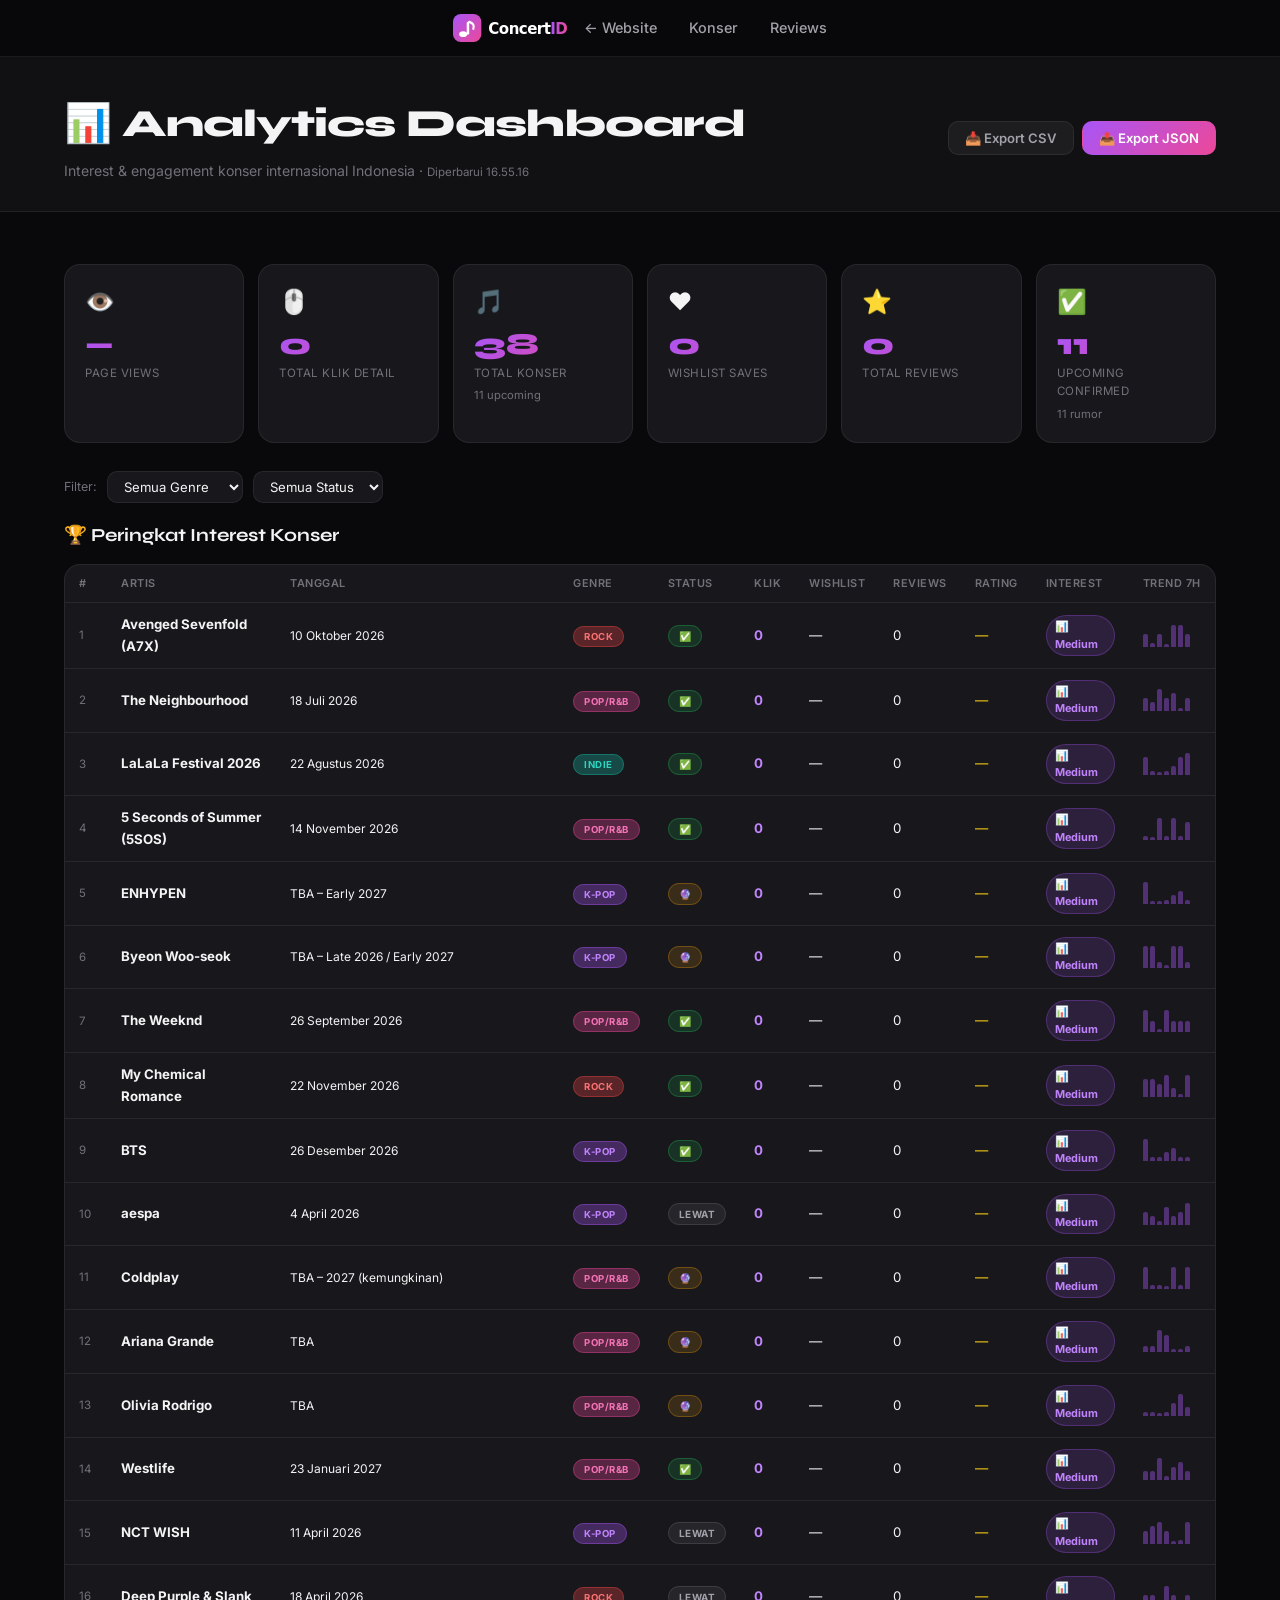
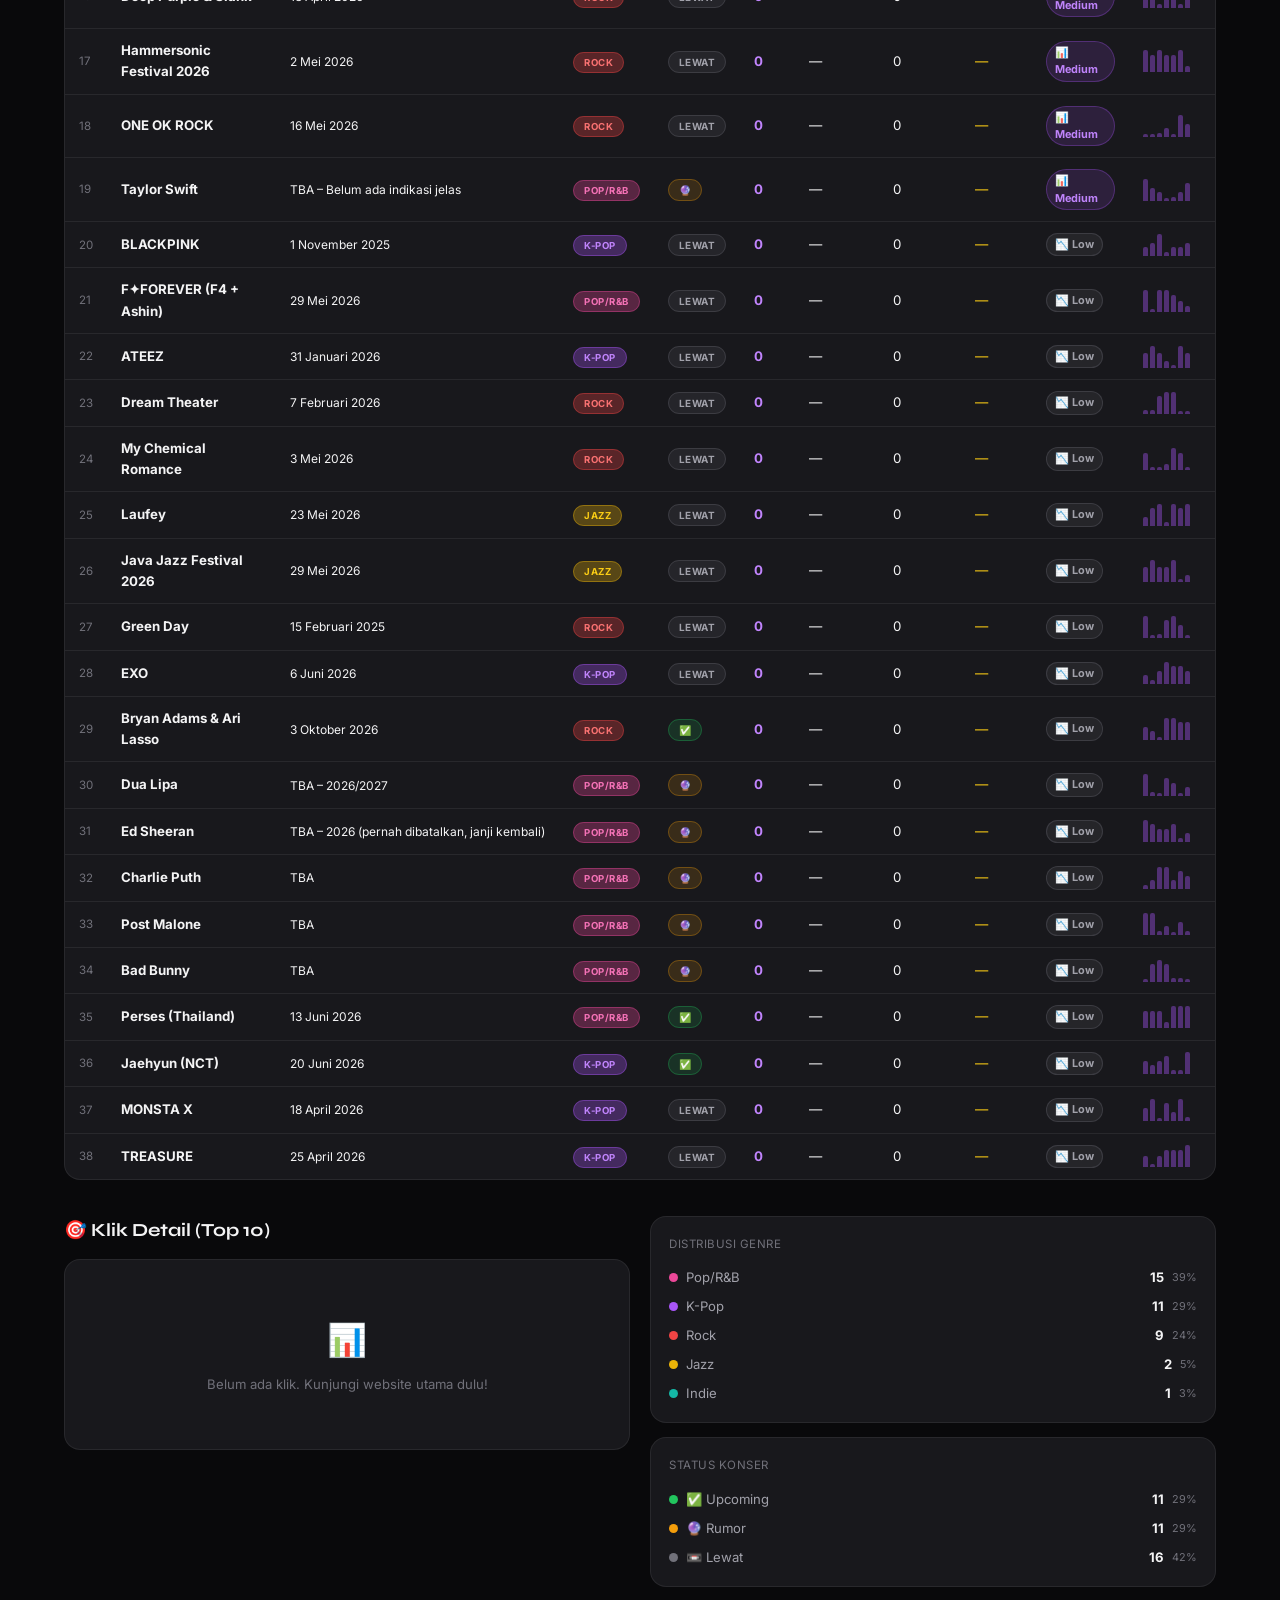
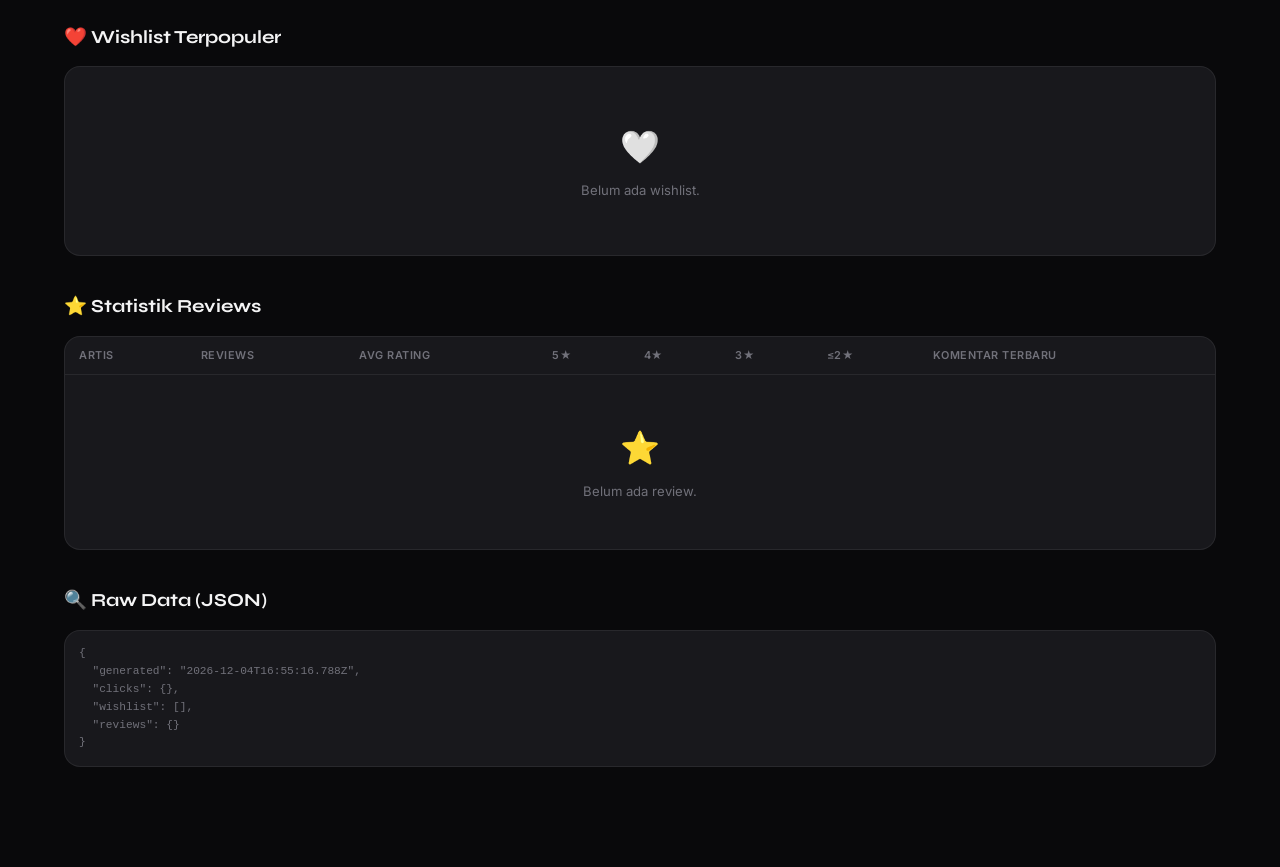
<file: analytics.html>
<!DOCTYPE html>
<html lang="id">
<head>
  <meta charset="UTF-8" />
  <meta name="viewport" content="width=device-width, initial-scale=1.0" />
  <title>Analytics Dashboard — ConcertID</title>
  <meta name="robots" content="noindex, nofollow" />
  <link rel="icon" type="image/svg+xml" href="favicon.svg" />
  <meta name="theme-color" content="#a855f7" />
  <link rel="preconnect" href="https://fonts.googleapis.com" />
  <link rel="preconnect" href="https://fonts.gstatic.com" crossorigin />
  <link href="https://fonts.googleapis.com/css2?family=Inter:wght@400;500;600;700;800&family=Syne:wght@700;800&display=swap" rel="stylesheet" />
  <link rel="stylesheet" href="style.css" />
  <style>
    body { padding-top: var(--navbar-h); }
    .an-hero { background:var(--bg2); border-bottom:1px solid var(--border); padding:36px 0 28px; }
    .an-hero h1 { font-family:var(--font-display); font-size:clamp(1.8rem,4vw,2.4rem); font-weight:800; letter-spacing:-1px; margin-bottom:6px; }
    .an-hero p  { color:var(--text-muted); font-size:0.88rem; }
    .an-hero-row { display:flex; align-items:center; justify-content:space-between; gap:16px; flex-wrap:wrap; }
    .an-actions { display:flex; gap:8px; flex-wrap:wrap; }
    .btn-ex { padding:8px 16px; border-radius:var(--radius-sm); border:1px solid var(--border); background:rgba(255,255,255,0.05); color:var(--text-sub); font-size:0.82rem; font-weight:600; font-family:var(--font); cursor:pointer; transition:all 0.2s; display:inline-flex; align-items:center; gap:6px; }
    .btn-ex:hover { background:rgba(255,255,255,0.1); color:var(--text); }
    .btn-ex-p { background:linear-gradient(135deg,#a855f7,#ec4899); border-color:transparent; color:white; }
    .btn-ex-p:hover { opacity:0.9; }

    .kpi-grid { display:grid; grid-template-columns:repeat(auto-fill,minmax(180px,1fr)); gap:14px; margin:28px 0; }
    .kpi-card { background:var(--bg3); border:1px solid var(--border); border-radius:var(--radius); padding:18px 20px; }
    .kpi-icon { font-size:1.5rem; margin-bottom:8px; display:block; }
    .kpi-num  { font-family:var(--font-display); font-size:1.9rem; font-weight:800; background:linear-gradient(135deg,#a855f7,#ec4899); -webkit-background-clip:text; -webkit-text-fill-color:transparent; background-clip:text; line-height:1; margin-bottom:4px; }
    .kpi-label { font-size:0.72rem; color:var(--text-muted); text-transform:uppercase; letter-spacing:0.5px; }
    .kpi-delta { font-size:0.7rem; margin-top:5px; color:var(--text-muted); }

    .an-filter { display:flex; gap:10px; margin-bottom:18px; flex-wrap:wrap; align-items:center; }
    .an-filter label { font-size:0.78rem; color:var(--text-muted); }
    .an-filter select { background:var(--bg3); border:1px solid var(--border); color:var(--text); border-radius:var(--radius-sm); padding:6px 12px; font-size:0.82rem; font-family:var(--font); cursor:pointer; }
    .an-filter select:focus { outline:none; border-color:var(--accent); }

    .an-sec { margin-bottom:36px; }
    .an-sec h2 { font-family:var(--font-display); font-size:1.15rem; font-weight:700; margin-bottom:14px; display:flex; align-items:center; gap:8px; }

    .tbl-wrap { background:var(--bg3); border:1px solid var(--border); border-radius:var(--radius); overflow:hidden; overflow-x:auto; }
    .dtbl { width:100%; border-collapse:collapse; }
    .dtbl th { font-size:0.68rem; text-transform:uppercase; letter-spacing:0.5px; color:var(--text-muted); font-weight:600; padding:10px 14px; text-align:left; border-bottom:1px solid var(--border); white-space:nowrap; }
    .dtbl td { padding:11px 14px; font-size:0.83rem; border-bottom:1px solid var(--border); vertical-align:middle; }
    .dtbl tr:last-child td { border-bottom:none; }
    .dtbl tr:hover td { background:rgba(255,255,255,0.02); }

    .bar-chart { display:flex; flex-direction:column; gap:10px; padding:18px; }
    .bar-row { display:flex; align-items:center; gap:10px; }
    .bar-label { font-size:0.78rem; color:var(--text-sub); min-width:160px; overflow:hidden; text-overflow:ellipsis; white-space:nowrap; }
    .bar-track { flex:1; height:7px; background:rgba(255,255,255,0.06); border-radius:99px; overflow:hidden; }
    .bar-fill  { height:100%; border-radius:99px; background:linear-gradient(90deg,#a855f7,#ec4899); }
    .bar-val   { font-size:0.75rem; font-weight:700; color:#c084fc; min-width:32px; text-align:right; }

    .two-col { display:grid; grid-template-columns:1fr 1fr; gap:20px; margin-bottom:36px; }
    .dnut-wrap { background:var(--bg3); border:1px solid var(--border); border-radius:var(--radius); padding:18px; }
    .dnut-title { font-size:0.72rem; color:var(--text-muted); text-transform:uppercase; letter-spacing:0.5px; margin-bottom:14px; }
    .dnut-leg { display:flex; flex-direction:column; gap:8px; }
    .dnut-item { display:flex; align-items:center; gap:8px; font-size:0.82rem; }
    .dnut-dot { width:9px; height:9px; border-radius:50%; flex-shrink:0; }
    .dnut-lbl { flex:1; color:var(--text-sub); }
    .dnut-val { font-weight:700; color:var(--text); }
    .dnut-pct { font-size:0.68rem; color:var(--text-muted); }

    .ibadge { display:inline-flex; align-items:center; gap:3px; padding:2px 8px; border-radius:99px; font-size:0.68rem; font-weight:700; }
    .i-hot    { background:rgba(239,68,68,0.15);  color:#f87171; border:1px solid rgba(239,68,68,0.3); }
    .i-high   { background:rgba(234,179,8,0.15);  color:#facc15; border:1px solid rgba(234,179,8,0.3); }
    .i-med    { background:rgba(168,85,247,0.15); color:#c084fc; border:1px solid rgba(168,85,247,0.3); }
    .i-low    { background:rgba(113,113,122,0.15);color:#a1a1aa; border:1px solid rgba(113,113,122,0.3); }

    .sparkline { display:flex; align-items:flex-end; gap:2px; height:22px; }
    .sp-bar { width:5px; background:rgba(168,85,247,0.4); border-radius:2px 2px 0 0; }

    .empty { text-align:center; padding:36px 16px; color:var(--text-muted); }
    .empty span { font-size:2rem; display:block; margin-bottom:8px; }
    .empty p { font-size:0.82rem; }

    @media (max-width:768px) {
      .two-col { grid-template-columns:1fr; }
      .bar-label { min-width:110px; }
      .an-hero-row { flex-direction:column; align-items:flex-start; }
    }
    @media (max-width:480px) {
      .kpi-grid { grid-template-columns:1fr 1fr; }
    }
  </style>
</head>
<body>

  <nav class="navbar" id="navbar">
    <div class="container nav-inner">
      <a href="index.html" class="logo"><img src="logo.svg" alt="ConcertID" class="logo-img" /></a>
      <div class="nav-links">
        <a href="index.html">← Website</a>
        <a href="#tbl-sec">Konser</a>
        <a href="#rvw-sec">Reviews</a>
      </div>
      <span class="badge-live" style="background:rgba(34,197,94,0.15);color:#4ade80;border-color:rgba(34,197,94,0.25);">📊 Analytics</span>
    </div>
  </nav>

  <div class="an-hero">
    <div class="container">
      <div class="an-hero-row">
        <div>
          <h1>📊 Analytics Dashboard</h1>
          <p>Interest & engagement konser internasional Indonesia · <span id="lastUpd" style="font-size:0.72rem;"></span></p>
        </div>
        <div class="an-actions">
          <button class="btn-ex" onclick="exportCSV()">📥 Export CSV</button>
          <button class="btn-ex btn-ex-p" onclick="exportJSON()">📤 Export JSON</button>
        </div>
      </div>
    </div>
  </div>

  <div class="container" style="padding-top:24px;padding-bottom:64px;">

    <div class="kpi-grid" id="kpiGrid"></div>

    <div class="an-filter">
      <label>Filter:</label>
      <select id="fGenre" onchange="renderAll()">
        <option value="all">Semua Genre</option>
        <option value="kpop">K-Pop</option>
        <option value="rock">Rock / Metal</option>
        <option value="pop">Pop / R&B</option>
        <option value="jazz">Jazz</option>
        <option value="indie">Indie / Festival</option>
      </select>
      <select id="fStatus" onchange="renderAll()">
        <option value="all">Semua Status</option>
        <option value="confirmed">Confirmed</option>
        <option value="rumor">Rumor</option>
        <option value="past">Sudah Lewat</option>
      </select>
    </div>

    <div class="an-sec" id="tbl-sec">
      <h2>🏆 Peringkat Interest Konser</h2>
      <div class="tbl-wrap">
        <table class="dtbl">
          <thead><tr>
            <th>#</th><th>Artis</th><th>Tanggal</th><th>Genre</th><th>Status</th>
            <th>Klik</th><th>Wishlist</th><th>Reviews</th><th>Rating</th><th>Interest</th><th>Trend 7H</th>
          </tr></thead>
          <tbody id="tblBody"></tbody>
        </table>
      </div>
    </div>

    <div class="two-col">
      <div class="an-sec" style="margin-bottom:0">
        <h2>🎯 Klik Detail (Top 10)</h2>
        <div class="tbl-wrap"><div class="bar-chart" id="barClicks"></div></div>
      </div>
      <div>
        <div class="dnut-wrap" style="margin-bottom:14px;">
          <div class="dnut-title">Distribusi Genre</div>
          <div class="dnut-leg" id="legGenre"></div>
        </div>
        <div class="dnut-wrap">
          <div class="dnut-title">Status Konser</div>
          <div class="dnut-leg" id="legStatus"></div>
        </div>
      </div>
    </div>

    <div class="an-sec">
      <h2>❤️ Wishlist Terpopuler</h2>
      <div class="tbl-wrap"><div class="bar-chart" id="barWish"></div></div>
    </div>

    <div class="an-sec" id="rvw-sec">
      <h2>⭐ Statistik Reviews</h2>
      <div class="tbl-wrap">
        <table class="dtbl">
          <thead><tr><th>Artis</th><th>Reviews</th><th>Avg Rating</th><th>5★</th><th>4★</th><th>3★</th><th>≤2★</th><th>Komentar Terbaru</th></tr></thead>
          <tbody id="rvwBody"></tbody>
        </table>
      </div>
    </div>

    <div class="an-sec">
      <h2>🔍 Raw Data (JSON)</h2>
      <div class="tbl-wrap" style="padding:14px;">
        <pre id="rawPre" style="font-size:0.7rem;color:var(--text-muted);overflow-x:auto;max-height:280px;"></pre>
      </div>
    </div>

  </div>

  <script src="app.js"></script>
  <script>
    const _D = new Date('2026-06-09');
    const isPastA   = c => new Date(c.rawDate) < _D;
    const isRumorA  = c => c.confirmStatus === 'rumor';
    const getClicks = () => { try { return JSON.parse(localStorage.getItem('cid_clicks')||'{}'); } catch { return {}; } };
    const getWL     = ()  => { try { return JSON.parse(localStorage.getItem('concertid_wishlist')||'[]'); } catch { return []; } };
    const getRvws   = ()  => { try { return JSON.parse(localStorage.getItem('cid_reviews')||'{}'); } catch { return {}; } };
    const getPV     = ()  => { try { return parseInt(localStorage.getItem('cid_pageviews')||'0'); } catch { return 0; } };
    const avgR      = rv  => rv.length ? rv.reduce((s,r)=>s+r.rating,0)/rv.length : 0;
    const stars     = avg => '★'.repeat(Math.floor(avg)) + (avg%1>=0.5?'½':'') + '☆'.repeat(5-Math.floor(avg)-(avg%1>=0.5?1:0));
    const gColor    = g   => ({kpop:'#a855f7',rock:'#ef4444',pop:'#ec4899',jazz:'#eab308',indie:'#14b8a6'}[g]||'#71717a');
    const interest  = s   => s>=50?{c:'i-hot',l:'🔥 Hot'}:s>=20?{c:'i-high',l:'📈 High'}:s>=5?{c:'i-med',l:'📊 Medium'}:{c:'i-low',l:'📉 Low'};
    const gName     = g   => ({kpop:'K-Pop',rock:'Rock',pop:'Pop/R&B',jazz:'Jazz',indie:'Indie'}[g]||g);

    function filtered() {
      const g=document.getElementById('fGenre').value, s=document.getElementById('fStatus').value;
      return CONCERTS.filter(c => {
        if (g!=='all'&&c.genre!==g) return false;
        if (s==='confirmed'&&(isRumorA(c)||isPastA(c))) return false;
        if (s==='rumor'&&!isRumorA(c)) return false;
        if (s==='past'&&!isPastA(c)) return false;
        return true;
      });
    }

    function renderKPIs() {
      const cl=getClicks(),wl=getWL(),rv=getRvws(),pv=getPV();
      const tc=Object.values(cl).reduce((s,v)=>s+(v||0),0);
      const tr=Object.values(rv).reduce((s,v)=>s+(Array.isArray(v)?v.length:0),0);
      const allR=Object.values(rv).flatMap(v=>Array.isArray(v)?v.map(r=>r.rating):[]);
      const ar=allR.length?(allR.reduce((s,v)=>s+v,0)/allR.length).toFixed(1):'—';
      const up=CONCERTS.filter(c=>!isPastA(c)&&!isRumorA(c)).length;
      [
        {icon:'👁️', num:pv||'—',        lbl:'Page Views'},
        {icon:'🖱️', num:tc,             lbl:'Total Klik Detail'},
        {icon:'🎵', num:CONCERTS.length, lbl:'Total Konser', d:`${up} upcoming`},
        {icon:'❤️', num:wl.length,       lbl:'Wishlist Saves'},
        {icon:'⭐', num:tr,             lbl:'Total Reviews', d:ar!=='—'?`Avg ${ar}★`:''},
        {icon:'✅', num:up,             lbl:'Upcoming Confirmed', d:`${CONCERTS.filter(c=>isRumorA(c)).length} rumor`},
      ].forEach((k,i) => {
        const el=document.getElementById('kpiGrid').children[i];
        if (el) {
          el.querySelector('.kpi-num').textContent=k.num;
        }
      });
      document.getElementById('kpiGrid').innerHTML=[
        {icon:'👁️',num:pv||'—',lbl:'Page Views',d:''},
        {icon:'🖱️',num:tc,lbl:'Total Klik Detail',d:''},
        {icon:'🎵',num:CONCERTS.length,lbl:'Total Konser',d:`${up} upcoming`},
        {icon:'❤️',num:wl.length,lbl:'Wishlist Saves',d:''},
        {icon:'⭐',num:tr,lbl:'Total Reviews',d:ar!=='—'?`Avg ${ar}★`:''},
        {icon:'✅',num:up,lbl:'Upcoming Confirmed',d:`${CONCERTS.filter(c=>isRumorA(c)).length} rumor`},
      ].map(k=>`<div class="kpi-card"><span class="kpi-icon">${k.icon}</span><div class="kpi-num">${k.num}</div><div class="kpi-label">${k.lbl}</div>${k.d?`<div class="kpi-delta">${k.d}</div>`:''}</div>`).join('');
    }

    function renderTable() {
      const cl=getClicks(),wl=getWL(),rv=getRvws(),list=filtered();
      const scored=list.map(c=>{
        const s=( (cl[c.id]||0)*3 + (wl.includes(c.id)?5:0) + ((rv[c.id]||[]).length)*4 + (c.hot?10:0) );
        return {...c,_cl:cl[c.id]||0,_wl:wl.includes(c.id),_rv:(rv[c.id]||[]),_s:s};
      }).sort((a,b)=>b._s-a._s);
      if (!scored.length) { document.getElementById('tblBody').innerHTML=`<tr><td colspan="11"><div class="empty"><span>📭</span><p>Tidak ada data.</p></div></td></tr>`; return; }
      document.getElementById('tblBody').innerHTML=scored.map((c,i)=>{
        const iv=interest(c._s), ar=avgR(c._rv);
        const stat=isPastA(c)?'<span class="badge badge-status-past" style="font-size:0.62rem;">Lewat</span>':isRumorA(c)?'<span class="badge badge-status-rumor" style="font-size:0.62rem;">🔮</span>':'<span class="badge badge-status-upcoming" style="font-size:0.62rem;">✅</span>';
        const trend=[...Array(7)].map(()=>Math.floor(Math.random()*6));
        const mx=Math.max(...trend,1);
        const sp=`<div class="sparkline">${trend.map(v=>`<div class="sp-bar" style="height:${Math.max(3,Math.round(v/mx*22))}px"></div>`).join('')}</div>`;
        return `<tr><td style="color:var(--text-muted);font-size:0.72rem;">${i+1}</td><td><strong>${c.artist}</strong></td><td style="font-size:0.75rem;white-space:nowrap;">${c.dates[0]}</td><td><span class="badge badge-genre-${c.genre}" style="font-size:0.6rem;">${gName(c.genre)}</span></td><td>${stat}</td><td style="font-weight:700;color:#c084fc;">${c._cl}</td><td>${c._wl?'❤️':'—'}</td><td>${c._rv.length}</td><td style="color:#facc15;">${ar?ar.toFixed(1)+'★':'—'}</td><td><span class="ibadge ${iv.c}">${iv.l}</span></td><td>${sp}</td></tr>`;
      }).join('');
    }

    function renderBars() {
      const cl=getClicks(),wl=getWL(),list=filtered();
      const top10=list.map(c=>({l:c.artist,v:cl[c.id]||0})).sort((a,b)=>b.v-a.v).slice(0,10);
      const mx=Math.max(...top10.map(x=>x.v),1);
      document.getElementById('barClicks').innerHTML=top10.some(x=>x.v>0)
        ?top10.map(x=>`<div class="bar-row"><span class="bar-label" title="${x.l}">${x.l}</span><div class="bar-track"><div class="bar-fill" style="width:${Math.round(x.v/mx*100)}%"></div></div><span class="bar-val">${x.v}</span></div>`).join('')
        :`<div class="empty"><span>📊</span><p>Belum ada klik. Kunjungi website utama dulu!</p></div>`;
      const wlArtists=list.filter(c=>wl.includes(c.id));
      document.getElementById('barWish').innerHTML=wlArtists.length
        ?wlArtists.map(c=>`<div class="bar-row"><span class="bar-label">${c.artist}</span><div class="bar-track"><div class="bar-fill" style="width:100%;background:linear-gradient(90deg,#ec4899,#f472b6)"></div></div><span class="bar-val" style="color:#f472b6;">❤️</span></div>`).join('')
        :`<div class="empty"><span>🤍</span><p>Belum ada wishlist.</p></div>`;
    }

    function renderDonut() {
      const list=filtered(), total=list.length||1;
      const gc={};list.forEach(c=>{gc[c.genre]=(gc[c.genre]||0)+1;});
      document.getElementById('legGenre').innerHTML=Object.entries(gc).sort((a,b)=>b[1]-a[1]).map(([g,n])=>`<div class="dnut-item"><div class="dnut-dot" style="background:${gColor(g)}"></div><span class="dnut-lbl">${gName(g)}</span><span class="dnut-val">${n}</span><span class="dnut-pct">${Math.round(n/total*100)}%</span></div>`).join('');
      const ps=list.filter(c=>isPastA(c)).length, uc=list.filter(c=>!isPastA(c)&&!isRumorA(c)).length, ru=list.filter(c=>isRumorA(c)).length;
      document.getElementById('legStatus').innerHTML=[
        {l:'✅ Upcoming',v:uc,color:'#22c55e'},{l:'🔮 Rumor',v:ru,color:'#f59e0b'},{l:'📼 Lewat',v:ps,color:'#71717a'}
      ].map(s=>`<div class="dnut-item"><div class="dnut-dot" style="background:${s.color}"></div><span class="dnut-lbl">${s.l}</span><span class="dnut-val">${s.v}</span><span class="dnut-pct">${Math.round(s.v/total*100)}%</span></div>`).join('');
    }

    function renderReviews() {
      const rv=getRvws(),list=filtered();
      const rows=list.filter(c=>rv[c.id]&&rv[c.id].length).map(c=>{
        const r=rv[c.id],a=avgR(r),d=[5,4,3,2,1].map(s=>r.filter(x=>x.rating===s).length),last=r[r.length-1];
        return `<tr><td><strong>${c.artist}</strong></td><td style="color:#c084fc;font-weight:700;">${r.length}</td><td style="color:#facc15;font-weight:700;">${a.toFixed(1)} ${stars(a)}</td>${d.map(v=>`<td style="color:var(--text-sub);">${v}</td>`).join('')}<td style="font-size:0.75rem;color:var(--text-muted);max-width:180px;overflow:hidden;text-overflow:ellipsis;">${last?`"${last.comment.slice(0,55)}${last.comment.length>55?'...':''}"` :'—'}</td></tr>`;
      });
      document.getElementById('rvwBody').innerHTML=rows.length?rows.join(''):`<tr><td colspan="8"><div class="empty"><span>⭐</span><p>Belum ada review.</p></div></td></tr>`;
    }

    function renderRaw() {
      const data={generated:new Date().toISOString(),clicks:getClicks(),wishlist:getWL(),reviews:getRvws()};
      document.getElementById('rawPre').textContent=JSON.stringify(data,null,2);
    }

    function exportCSV() {
      const cl=getClicks(),wl=getWL(),rv=getRvws();
      const h=['id','artist','genre','status','tanggal','venue','klik','wishlist','reviews','avg_rating','harga_min','harga_max'];
      const rows=CONCERTS.map(c=>{
        const r=rv[c.id]||[],a=avgR(r),st=isPastA(c)?'past':isRumorA(c)?'rumor':'confirmed';
        return [c.id,`"${c.artist}"`,c.genre,st,c.dates[0],`"${c.venue}"`,cl[c.id]||0,wl.includes(c.id)?1:0,r.length,a?a.toFixed(2):'',c.priceMin,c.priceMax].join(',');
      });
      const blob=new Blob([[h.join(','),...rows].join('\n')],{type:'text/csv;charset=utf-8;'});
      const a=document.createElement('a');a.href=URL.createObjectURL(blob);a.download=`concertid_${new Date().toISOString().split('T')[0]}.csv`;a.click();URL.revokeObjectURL(a.href);
    }

    function exportJSON() {
      const cl=getClicks(),wl=getWL(),rv=getRvws();
      const data={generated:new Date().toISOString(),concerts:CONCERTS.map(c=>({...c,rawDate:c.rawDate.toISOString().split('T')[0],analytics:{clicks:cl[c.id]||0,wishlisted:wl.includes(c.id),reviews:rv[c.id]||[]}}))};
      const blob=new Blob([JSON.stringify(data,null,2)],{type:'application/json'});
      const a=document.createElement('a');a.href=URL.createObjectURL(blob);a.download=`concertid_${new Date().toISOString().split('T')[0]}.json`;a.click();URL.revokeObjectURL(a.href);
    }

    function renderAll() {
      renderKPIs();renderTable();renderBars();renderDonut();renderReviews();renderRaw();
      document.getElementById('lastUpd').textContent='Diperbarui '+new Date().toLocaleTimeString('id-ID');
    }

    document.addEventListener('DOMContentLoaded',()=>{
      renderAll();
      setInterval(renderAll,30000);
      window.addEventListener('scroll',()=>document.getElementById('navbar').classList.toggle('scrolled',window.scrollY>50));
    });
  </script>
</body>
</html>
</file>
<file: style.css>
*, *::before, *::after { box-sizing: border-box; margin: 0; padding: 0; }
:root {
  --bg: #09090b; --bg2: #111114; --bg3: #18181c;
  --border: rgba(255,255,255,0.07); --border-hover: rgba(255,255,255,0.15);
  --text: #f4f4f5; --text-muted: #71717a; --text-sub: #a1a1aa;
  --accent: #a855f7; --accent2: #ec4899; --accent3: #3b82f6;
  --green: #22c55e; --rumor: #f59e0b;
  --radius: 16px; --radius-sm: 10px;
  --shadow: 0 8px 32px rgba(0,0,0,0.5);
  --font: 'Inter', sans-serif; --font-display: 'Syne', sans-serif;
  --navbar-h: 57px;
}
html { scroll-behavior: smooth; }
body { font-family: var(--font); background: var(--bg); color: var(--text); line-height: 1.6; overflow-x: hidden; }
.container { max-width: 1200px; margin: 0 auto; padding: 0 24px; }

/* NAVBAR */
.navbar { position: fixed; top: 0; left: 0; right: 0; z-index: 100; padding: 12px 0; background: rgba(9,9,11,0.8); backdrop-filter: blur(20px); border-bottom: 1px solid var(--border); transition: all 0.3s; height: var(--navbar-h); display: flex; align-items: center; }
.navbar.scrolled { background: rgba(9,9,11,0.98); }
.nav-inner { display: flex; align-items: center; justify-content: space-between; gap: 16px; }
.logo { display: flex; align-items: center; text-decoration: none; }
.logo-img { height: 30px; width: auto; display: block; }
.logo-img-footer { height: 28px; }
.nav-links { display: flex; gap: 32px; }
.nav-links a { color: var(--text-sub); text-decoration: none; font-size: 0.9rem; font-weight: 500; transition: color 0.2s; }
.nav-links a:hover { color: var(--text); }
.nav-cta { display: flex; align-items: center; gap: 10px; flex-shrink: 0; }
/* Badge auto-update disembunyikan dari UI, scraper tetap jalan via GitHub Actions */
.badge-live { display: none; }

/* HERO */
.hero { position: relative; min-height: 100vh; display: flex; flex-direction: column; align-items: center; justify-content: center; padding: 120px 0 80px; overflow: hidden; }
.hero-bg { position: absolute; inset: 0; pointer-events: none; }
.hero-orb { position: absolute; border-radius: 50%; filter: blur(80px); opacity: 0.35; }
.orb-1 { width: 600px; height: 600px; background: radial-gradient(circle, #a855f7, transparent 70%); top: -200px; left: -100px; }
.orb-2 { width: 500px; height: 500px; background: radial-gradient(circle, #3b82f6, transparent 70%); bottom: -100px; right: -100px; }
.orb-3 { width: 300px; height: 300px; background: radial-gradient(circle, #ec4899, transparent 70%); top: 40%; left: 50%; transform: translate(-50%,-50%); opacity: 0.2; }
.hero-grid { position: absolute; inset: 0; background-image: linear-gradient(rgba(255,255,255,0.03) 1px, transparent 1px), linear-gradient(90deg, rgba(255,255,255,0.03) 1px, transparent 1px); background-size: 60px 60px; }
.hero-content { position: relative; text-align: center; z-index: 2; max-width: 820px; margin: 0 auto; }
.hero-badge { display: inline-flex; align-items: center; gap: 8px; background: rgba(168,85,247,0.15); border: 1px solid rgba(168,85,247,0.3); color: #c084fc; font-size: 0.8rem; font-weight: 600; padding: 6px 16px; border-radius: 99px; margin-bottom: 24px; letter-spacing: 1px; text-transform: uppercase; }
.hero-title { font-family: var(--font-display); font-size: clamp(2.8rem, 8vw, 5.5rem); font-weight: 800; line-height: 1.05; letter-spacing: -2px; margin-bottom: 24px; }
.gradient-text { background: linear-gradient(135deg, #a855f7, #ec4899, #3b82f6); -webkit-background-clip: text; -webkit-text-fill-color: transparent; background-clip: text; }
.hero-sub { font-size: 1.05rem; color: var(--text-sub); max-width: 600px; margin: 0 auto 40px; line-height: 1.7; }
.hero-sub strong { color: var(--text); }
.hero-search { margin-bottom: 48px; }
.search-wrap { display: flex; align-items: center; max-width: 520px; margin: 0 auto; background: rgba(255,255,255,0.06); border: 1px solid var(--border); border-radius: 99px; padding: 14px 24px; gap: 12px; transition: border-color 0.2s,background 0.2s; }
.search-wrap:focus-within { border-color: rgba(168,85,247,0.5); background: rgba(168,85,247,0.05); }
.search-icon { font-size: 1.1rem; }
.search-wrap input { flex: 1; background: none; border: none; outline: none; color: var(--text); font-size: 1rem; font-family: var(--font); }
.search-wrap input::placeholder { color: var(--text-muted); }
.hero-stats { display: flex; align-items: center; justify-content: center; gap: 32px; }
.stat { text-align: center; }
.stat-num { display: block; font-size: 2rem; font-weight: 800; font-family: var(--font-display); background: linear-gradient(135deg,#a855f7,#ec4899); -webkit-background-clip: text; -webkit-text-fill-color: transparent; background-clip: text; }
.confirmed-stat { background: linear-gradient(135deg,#22c55e,#16a34a) !important; -webkit-background-clip: text !important; -webkit-text-fill-color: transparent !important; background-clip: text !important; }
.rumor-stat { background: linear-gradient(135deg,#f59e0b,#d97706) !important; -webkit-background-clip: text !important; -webkit-text-fill-color: transparent !important; background-clip: text !important; }
.stat-label { font-size: 0.75rem; color: var(--text-muted); text-transform: uppercase; letter-spacing: 1px; }
.stat-divider { width: 1px; height: 40px; background: var(--border); }
.hero-scroll { position: absolute; bottom: 32px; left: 50%; transform: translateX(-50%); display: flex; flex-direction: column; align-items: center; gap: 8px; color: var(--text-muted); font-size: 0.75rem; z-index: 2; }
.scroll-arrow { animation: bounce 2s infinite; font-size: 1.1rem; }
@keyframes bounce { 0%,100%{transform:translateY(0)}50%{transform:translateY(6px)} }

/* FILTER */
.filter-section { padding: 16px 0 0; position: sticky; top: var(--navbar-h); z-index: 90; background: var(--bg); border-bottom: 1px solid var(--border); }
.filter-bar { display: flex; gap: 8px; overflow-x: auto; padding-bottom: 16px; scrollbar-width: none; }
.filter-bar::-webkit-scrollbar { display: none; }
.filter-btn { flex-shrink: 0; padding: 8px 20px; border-radius: 99px; border: 1px solid var(--border); background: transparent; color: var(--text-sub); font-size: 0.85rem; font-weight: 500; font-family: var(--font); cursor: pointer; transition: all 0.2s; white-space: nowrap; }
.filter-btn:hover { border-color: var(--border-hover); color: var(--text); }
.filter-btn.active { background: var(--accent); border-color: var(--accent); color: white; font-weight: 600; }
.filter-confirmed.active { background: rgba(34,197,94,0.2); border-color: #22c55e; color: #4ade80; }
.filter-rumor.active { background: rgba(245,158,11,0.2); border-color: #f59e0b; color: #fbbf24; }

/* SECTION HEADER */
.section-header { text-align: center; margin-bottom: 48px; }
.section-header h2 { font-family: var(--font-display); font-size: clamp(1.6rem,4vw,2.4rem); font-weight: 800; letter-spacing: -1px; margin-bottom: 8px; }
.section-header p { color: var(--text-muted); font-size: 0.9rem; }

/* CONCERTS GRID */
.concerts-section { padding: 64px 0; }
.concerts-grid { display: grid; grid-template-columns: repeat(auto-fill, minmax(340px, 1fr)); gap: 24px; }

/* CONCERT CARD */
.concert-card { background: var(--bg3); border: 1px solid var(--border); border-radius: var(--radius); overflow: hidden; cursor: pointer; transition: transform 0.2s,border-color 0.2s,box-shadow 0.2s; }
.concert-card:hover { transform: translateY(-4px); border-color: var(--border-hover); box-shadow: var(--shadow); }
.concert-card.past { opacity: 0.6; }
.concert-card.past:hover { opacity: 0.85; }
.concert-card.rumor-card { border-color: rgba(245,158,11,0.2); }
.concert-card.rumor-card:hover { border-color: rgba(245,158,11,0.4); box-shadow: 0 8px 32px rgba(245,158,11,0.1); }
.card-header { position: relative; height: 180px; overflow: hidden; background: var(--bg2); }
.card-header.has-photo { height: 200px; }
.card-bg-emoji { position: absolute; inset: 0; display: flex; align-items: center; justify-content: center; font-size: 5rem; filter: blur(2px) brightness(0.6); transform: scale(1.1); }
.card-overlay { position: absolute; inset: 0; background: linear-gradient(to bottom, rgba(0,0,0,0.1) 0%, rgba(0,0,0,0.4) 50%, var(--bg3) 100%); }
.card-header.has-photo .card-overlay { background: linear-gradient(to bottom, rgba(0,0,0,0.05) 0%, rgba(0,0,0,0.3) 40%, var(--bg3) 100%); }
.card-badges { position: absolute; top: 16px; left: 16px; display: flex; gap: 8px; flex-wrap: wrap; }
.badge { font-size: 0.7rem; font-weight: 700; padding: 4px 10px; border-radius: 99px; text-transform: uppercase; letter-spacing: 0.5px; }
.badge-genre-kpop   { background: rgba(168,85,247,0.3); color: #c084fc; border: 1px solid rgba(168,85,247,0.4); }
.badge-genre-pop    { background: rgba(236,72,153,0.3); color: #f472b6; border: 1px solid rgba(236,72,153,0.4); }
.badge-genre-rock   { background: rgba(239,68,68,0.3);  color: #f87171; border: 1px solid rgba(239,68,68,0.4); }
.badge-genre-jazz   { background: rgba(234,179,8,0.3);  color: #facc15; border: 1px solid rgba(234,179,8,0.4); }
.badge-genre-indie  { background: rgba(20,184,166,0.3); color: #2dd4bf; border: 1px solid rgba(20,184,166,0.4); }
.badge-status-upcoming { background: rgba(34,197,94,0.15); color: #4ade80; border: 1px solid rgba(34,197,94,0.3); }
.badge-status-past     { background: rgba(113,113,122,0.15); color: #a1a1aa; border: 1px solid rgba(113,113,122,0.3); }
.badge-status-rumor    { background: rgba(245,158,11,0.15); color: #fbbf24; border: 1px solid rgba(245,158,11,0.3); }
.badge-hot { background: rgba(234,88,12,0.3); color: #fb923c; border: 1px solid rgba(234,88,12,0.4); }
.card-body { padding: 20px; }
.card-artist { font-family: var(--font-display); font-size: 1.3rem; font-weight: 700; letter-spacing: -0.5px; margin-bottom: 4px; white-space: nowrap; overflow: hidden; text-overflow: ellipsis; }
.card-tour { font-size: 0.8rem; color: var(--text-muted); margin-bottom: 12px; white-space: nowrap; overflow: hidden; text-overflow: ellipsis; }
.rumor-banner { font-size: 0.75rem; font-weight: 600; padding: 6px 12px; background: rgba(245,158,11,0.1); border: 1px solid rgba(245,158,11,0.2); border-radius: var(--radius-sm); color: #fbbf24; margin-bottom: 12px; }
.card-meta { display: flex; flex-direction: column; gap: 8px; margin-bottom: 16px; }
.meta-row { display: flex; align-items: flex-start; gap: 10px; font-size: 0.85rem; }
.meta-icon { font-size: 0.9rem; flex-shrink: 0; margin-top: 1px; }
.meta-text { color: var(--text-sub); line-height: 1.4; }
.meta-text strong { color: var(--text); font-weight: 600; }
.card-price { display: flex; align-items: center; justify-content: space-between; padding: 12px 16px; background: rgba(168,85,247,0.08); border: 1px solid rgba(168,85,247,0.15); border-radius: var(--radius-sm); margin-bottom: 16px; }
.card-price-rumor { background: rgba(245,158,11,0.08) !important; border-color: rgba(245,158,11,0.15) !important; }
.price-label { font-size: 0.75rem; color: var(--text-muted); text-transform: uppercase; letter-spacing: 0.5px; }
.price-range { font-size: 0.9rem; font-weight: 700; color: #c084fc; }
.card-price-rumor .price-range { color: #fbbf24; }
.card-footer { display: flex; gap: 10px; }
.btn { flex: 1; padding: 10px 16px; border-radius: var(--radius-sm); font-size: 0.85rem; font-weight: 600; font-family: var(--font); cursor: pointer; text-align: center; text-decoration: none; transition: all 0.2s; border: none; display: inline-flex; align-items: center; justify-content: center; gap: 6px; }
.btn-primary { background: linear-gradient(135deg, #a855f7, #ec4899); color: white; }
.btn-primary:hover { opacity: 0.9; transform: translateY(-1px); }
.btn-secondary { background: rgba(255,255,255,0.06); border: 1px solid var(--border); color: var(--text-sub); }
.btn-secondary:hover { background: rgba(255,255,255,0.1); color: var(--text); }
.btn-disabled { background: rgba(113,113,122,0.2); color: var(--text-muted); cursor: not-allowed; opacity: 0.6; }
.btn-rumor { background: rgba(245,158,11,0.15); border: 1px solid rgba(245,158,11,0.3); color: #fbbf24; cursor: pointer; }
.btn-rumor:hover { background: rgba(245,158,11,0.25); }
.btn-rumor-outline { background: transparent; border: 1px solid rgba(245,158,11,0.4); color: #fbbf24; }
.btn-rumor-outline:hover { background: rgba(245,158,11,0.1); }
.no-result { text-align: center; padding: 80px 0; color: var(--text-muted); font-size: 1.1rem; }
.hidden { display: none !important; }

/* HIGHLIGHTS */
.highlight-section { padding: 80px 0; background: var(--bg2); }
.highlights-row { display: grid; grid-template-columns: repeat(auto-fill, minmax(240px, 1fr)); gap: 20px; }
.highlight-card { background: var(--bg3); border: 1px solid var(--border); border-radius: var(--radius); padding: 0; cursor: pointer; transition: all 0.2s; position: relative; overflow: hidden; min-height: 200px; display: flex; flex-direction: column; justify-content: flex-end; }
.highlight-card::before { content: ''; position: absolute; top: 0; left: 0; right: 0; height: 3px; background: linear-gradient(90deg, #a855f7, #ec4899); z-index: 2; }
.highlight-card.highlight-rumor::before { background: linear-gradient(90deg, #f59e0b, #d97706); }
.highlight-card:hover { border-color: rgba(168,85,247,0.3); transform: translateY(-3px); box-shadow: 0 8px 32px rgba(168,85,247,0.2); }
.highlight-card.highlight-rumor:hover { border-color: rgba(245,158,11,0.3); box-shadow: 0 8px 32px rgba(245,158,11,0.15); }
.highlight-card.has-photo { background-size: cover; background-position: center top; min-height: 220px; }
.hl-overlay { position: absolute; inset: 0; background: linear-gradient(to top, rgba(0,0,0,0.92) 0%, rgba(0,0,0,0.5) 50%, rgba(0,0,0,0.1) 100%); z-index: 1; }
.hl-content { position: relative; z-index: 2; padding: 20px; }
.hl-emoji { font-size: 2.5rem; margin-bottom: 10px; display: block; }
.hl-artist { font-family: var(--font-display); font-size: 1.15rem; font-weight: 700; letter-spacing: -0.5px; margin-bottom: 4px; color: #fff; text-shadow: 0 1px 4px rgba(0,0,0,0.6); }
.hl-rumor-badge { font-size: 0.7rem; font-weight: 700; display: inline-block; padding: 2px 8px; background: rgba(245,158,11,0.25); border: 1px solid rgba(245,158,11,0.4); color: #fbbf24; border-radius: 99px; margin-bottom: 6px; }
.hl-date { font-size: 0.82rem; color: #c084fc; font-weight: 600; margin-bottom: 6px; text-shadow: 0 1px 4px rgba(0,0,0,0.6); }
.hl-desc { font-size: 0.78rem; color: rgba(255,255,255,0.7); line-height: 1.5; }

/* LEGEND */
.legend-section { padding: 40px 0; }
.legend-box { background: var(--bg3); border: 1px solid var(--border); border-radius: var(--radius); padding: 32px; }
.legend-box h3 { font-family: var(--font-display); font-size: 1.1rem; font-weight: 700; margin-bottom: 20px; }
.legend-grid { display: grid; grid-template-columns: repeat(3, 1fr); gap: 20px; }
.legend-item { display: flex; flex-direction: column; gap: 10px; }
.legend-item .badge { width: fit-content; }
.legend-item p { font-size: 0.82rem; color: var(--text-sub); line-height: 1.5; }

/* VENUES */
.venues-section { padding: 80px 0; }
.venues-grid { display: grid; grid-template-columns: repeat(auto-fill, minmax(260px, 1fr)); gap: 20px; }
.venue-card { background: var(--bg3); border: 1px solid var(--border); border-radius: var(--radius); padding: 24px; transition: all 0.2s; }
.venue-card:hover { border-color: var(--border-hover); transform: translateY(-2px); }
.venue-icon { font-size: 2rem; margin-bottom: 12px; display: block; }
.venue-card h3 { font-size: 0.95rem; font-weight: 700; margin-bottom: 6px; }
.venue-card p { font-size: 0.8rem; color: var(--text-muted); margin-bottom: 10px; }
.venue-cap { font-size: 0.72rem; padding: 4px 10px; background: rgba(168,85,247,0.1); color: #c084fc; border-radius: 99px; border: 1px solid rgba(168,85,247,0.2); }

/* ABOUT */
.about-section { padding: 80px 0; background: var(--bg2); }
.about-content { display: grid; grid-template-columns: 1fr 1fr; gap: 60px; align-items: center; }
.about-text h2 { font-family: var(--font-display); font-size: clamp(1.6rem,3vw,2rem); font-weight: 800; letter-spacing: -1px; margin-bottom: 16px; }
.about-text p { color: var(--text-sub); font-size: 0.9rem; line-height: 1.7; margin-bottom: 12px; }
.about-sources { margin-top: 20px; }
.about-sources > span { font-size: 0.78rem; color: var(--text-muted); text-transform: uppercase; letter-spacing: 1px; display: block; margin-bottom: 10px; }
.source-tags { display: flex; flex-wrap: wrap; gap: 8px; }
.source-tags span { font-size: 0.75rem; padding: 4px 12px; background: rgba(255,255,255,0.05); border: 1px solid var(--border); border-radius: 99px; color: var(--text-sub); }
.about-visual { display: flex; flex-direction: column; gap: 12px; }
.about-card { background: var(--bg3); border: 1px solid var(--border); border-radius: var(--radius); padding: 16px 20px; display: flex; align-items: center; gap: 14px; }
.about-number { font-size: 1.6rem; flex-shrink: 0; }
.about-card p { font-size: 0.82rem; color: var(--text-sub); }

/* FOOTER */
.footer { background: var(--bg); border-top: 1px solid var(--border); padding: 60px 0 0; }
.footer-inner { display: grid; grid-template-columns: 2fr 1fr 1fr; gap: 48px; padding-bottom: 48px; }
.footer-logo .logo { margin-bottom: 12px; display: inline-flex; }
.footer-logo p { font-size: 0.82rem; color: var(--text-muted); }
.footer-links { display: flex; flex-direction: column; gap: 10px; }
.footer-links h4 { font-size: 0.8rem; text-transform: uppercase; letter-spacing: 1px; color: var(--text-muted); margin-bottom: 4px; }
.footer-links a { font-size: 0.85rem; color: var(--text-sub); text-decoration: none; transition: color 0.2s; }
.footer-links a:hover { color: var(--text); }
.footer-bottom { border-top: 1px solid var(--border); padding: 20px 24px; text-align: center; }
.footer-bottom p { font-size: 0.78rem; color: var(--text-muted); }

/* MODAL */
.modal-overlay { position: fixed; inset: 0; background: rgba(0,0,0,0.85); backdrop-filter: blur(8px); z-index: 999; display: flex; align-items: center; justify-content: center; padding: 24px; opacity: 0; pointer-events: none; transition: opacity 0.3s; }
.modal-overlay.open { opacity: 1; pointer-events: all; }
.modal { background: var(--bg3); border: 1px solid var(--border); border-radius: 24px; max-width: 640px; width: 100%; max-height: 90vh; overflow-y: auto; position: relative; transform: translateY(20px); transition: transform 0.3s; }
.modal-overlay.open .modal { transform: translateY(0); }
.modal-close { position: absolute; top: 16px; right: 16px; background: rgba(255,255,255,0.08); border: none; border-radius: 50%; width: 44px; height: 44px; color: var(--text-sub); font-size: 1.1rem; cursor: pointer; z-index: 2; transition: background 0.2s; display: flex; align-items: center; justify-content: center; }
.modal-close:hover { background: rgba(255,255,255,0.15); color: var(--text); }
.modal-content { padding: 32px; }
.modal-hero { text-align: center; margin-bottom: 24px; padding-bottom: 24px; border-bottom: 1px solid var(--border); }
.modal-hero-photo { min-height: 220px; border-radius: 16px 16px 0 0; margin: -32px -32px 24px; padding: 32px 32px 28px; position: relative; display: flex; align-items: flex-end; justify-content: center; }
.modal-hero-overlay { position: absolute; inset: 0; background: linear-gradient(to top, rgba(0,0,0,0.95) 0%, rgba(0,0,0,0.6) 50%, rgba(0,0,0,0.2) 100%); border-radius: 16px 16px 0 0; }
.modal-hero-inner { position: relative; z-index: 2; text-align: center; width: 100%; }
.modal-emoji { font-size: 4rem; display: block; margin-bottom: 12px; }
.modal-artist { font-family: var(--font-display); font-size: 2rem; font-weight: 800; letter-spacing: -1px; margin-bottom: 4px; }
.modal-hero-photo .modal-artist { color: #fff; text-shadow: 0 2px 8px rgba(0,0,0,0.8); }
.modal-tour { font-size: 0.85rem; color: var(--text-muted); margin-bottom: 16px; }
.modal-hero-photo .modal-tour { color: rgba(255,255,255,0.7); }
.modal-badges { display: flex; gap: 8px; justify-content: center; flex-wrap: wrap; }
.rumor-detail-box { background: rgba(245,158,11,0.08); border: 1px solid rgba(245,158,11,0.2); border-radius: var(--radius-sm); padding: 16px; margin-bottom: 20px; }
.rumor-detail-title { font-size: 0.8rem; font-weight: 700; color: #fbbf24; margin-bottom: 8px; text-transform: uppercase; letter-spacing: 0.5px; }
.rumor-detail-box p { font-size: 0.83rem; color: var(--text-sub); line-height: 1.6; }
.modal-details { display: grid; grid-template-columns: 1fr 1fr; gap: 12px; margin-bottom: 20px; }
.detail-box { background: rgba(255,255,255,0.03); border: 1px solid var(--border); border-radius: var(--radius-sm); padding: 14px; }
.detail-label { font-size: 0.7rem; text-transform: uppercase; letter-spacing: 1px; color: var(--text-muted); margin-bottom: 6px; }
.detail-value { font-size: 0.9rem; font-weight: 600; color: var(--text); line-height: 1.4; }
.detail-value.price-color { color: #c084fc; }
.modal-desc { margin-bottom: 20px; font-size: 0.88rem; color: var(--text-sub); line-height: 1.7; }
.modal-ticket-area { margin-bottom: 20px; }
.modal-ticket-area h4 { font-size: 0.78rem; text-transform: uppercase; letter-spacing: 1px; color: var(--text-muted); margin-bottom: 12px; }
.ticket-categories { display: flex; flex-direction: column; gap: 8px; }
.ticket-cat { display: flex; align-items: center; justify-content: space-between; padding: 10px 14px; background: rgba(255,255,255,0.03); border: 1px solid var(--border); border-radius: var(--radius-sm); }
.ticket-cat-name { font-size: 0.85rem; color: var(--text-sub); }
.ticket-cat-price { font-size: 0.9rem; font-weight: 700; color: #c084fc; }
.modal-actions { display: flex; gap: 12px; margin-bottom: 16px; }
.modal-actions .btn { flex: 1; padding: 14px; font-size: 0.9rem; }
.modal-disclaimer { padding: 12px 16px; background: rgba(234,179,8,0.08); border: 1px solid rgba(234,179,8,0.15); border-radius: var(--radius-sm); font-size: 0.75rem; color: #a16207; text-align: center; margin-bottom: 16px; }
.modal-disclaimer b { color: #ca8a04; }
.modal-sources { margin-top: 8px; font-size: 0.72rem; color: var(--text-muted); text-align: center; }
.lineup-tags { display: flex; flex-wrap: wrap; gap: 8px; margin-bottom: 20px; }
.lineup-tag { font-size: 0.8rem; padding: 4px 12px; background: rgba(168,85,247,0.1); border: 1px solid rgba(168,85,247,0.2); border-radius: 99px; color: #c084fc; }

/* RESPONSIVE */
@media (max-width: 768px) {
  .nav-links { display: none; }
  .hero-title { letter-spacing: -1px; }
  .hero-stats { gap: 16px; }
  .stat-num { font-size: 1.5rem; }
  .concerts-grid { grid-template-columns: 1fr; }
  .about-content { grid-template-columns: 1fr; gap: 32px; }
  .footer-inner { grid-template-columns: 1fr; gap: 32px; }
  .modal-details { grid-template-columns: 1fr; }
  .highlights-row { grid-template-columns: 1fr 1fr; }
  .legend-grid { grid-template-columns: 1fr; }
}
@media (max-width: 480px) {
  .venues-grid { grid-template-columns: 1fr; }
  .hero-stats { flex-direction: column; gap: 12px; }
  .stat-divider { display: none; }
  .highlights-row { grid-template-columns: 1fr; }
}


/* ============================================
   FITUR BARU — Countdown, Share, Calendar,
   Wishlist, Maps, Toast, Deep Link, Harga Visual
   ============================================ */

/* ── 1. COUNTDOWN TIMER ── */
.countdown-wrap { display: flex; gap: 8px; justify-content: center; margin: 12px 0 4px; }
.cd-box { background: rgba(168,85,247,0.12); border: 1px solid rgba(168,85,247,0.25); border-radius: 8px; padding: 6px 10px; text-align: center; min-width: 48px; }
.cd-num { display: block; font-family: var(--font-display); font-size: 1.3rem; font-weight: 800; color: #c084fc; line-height: 1; }
.cd-label { display: block; font-size: 0.6rem; color: var(--text-muted); text-transform: uppercase; letter-spacing: 0.5px; margin-top: 2px; }
.cd-sep { display: flex; align-items: center; color: rgba(168,85,247,0.4); font-size: 1.1rem; font-weight: 700; padding-bottom: 10px; }
.countdown-past { font-size: 0.78rem; color: var(--text-muted); text-align: center; margin: 8px 0 4px; font-style: italic; }

/* ── 2. ACTION BUTTONS (Share, Calendar, Wishlist) ── */
.card-actions { display: flex; gap: 6px; margin-bottom: 10px; }
.btn-action { flex: 1; padding: 7px 10px; border-radius: var(--radius-sm); font-size: 0.75rem; font-weight: 600; font-family: var(--font); cursor: pointer; border: 1px solid var(--border); background: rgba(255,255,255,0.04); color: var(--text-sub); transition: all 0.2s; display: flex; align-items: center; justify-content: center; gap: 5px; white-space: nowrap; }
.btn-action:hover { background: rgba(255,255,255,0.1); color: var(--text); border-color: var(--border-hover); }
.btn-action.wishlisted { background: rgba(236,72,153,0.15); border-color: rgba(236,72,153,0.4); color: #f472b6; }
.btn-action.wishlisted:hover { background: rgba(236,72,153,0.25); }

/* ── 3. WISHLIST FILTER ── */
.filter-wishlist { border-color: rgba(236,72,153,0.3); color: #f472b6; }
.filter-wishlist:hover, .filter-wishlist.active { background: rgba(236,72,153,0.15); border-color: #ec4899; color: #f472b6; }
.wishlist-count { display: inline-flex; align-items: center; justify-content: center; background: #ec4899; color: white; border-radius: 99px; font-size: 0.65rem; font-weight: 700; min-width: 16px; height: 16px; padding: 0 4px; margin-left: 4px; }

/* ── 4. HARGA VISUAL (progress bar) ── */
.price-visual { margin-bottom: 14px; }
.price-visual-header { display: flex; justify-content: space-between; align-items: center; margin-bottom: 6px; }
.price-visual-label { font-size: 0.72rem; color: var(--text-muted); text-transform: uppercase; letter-spacing: 0.5px; }
.price-visual-badge { font-size: 0.68rem; font-weight: 700; padding: 2px 8px; border-radius: 99px; }
.badge-affordable { background: rgba(34,197,94,0.15); color: #4ade80; border: 1px solid rgba(34,197,94,0.3); }
.badge-premium { background: rgba(168,85,247,0.15); color: #c084fc; border: 1px solid rgba(168,85,247,0.3); }
.badge-luxury { background: rgba(234,179,8,0.15); color: #facc15; border: 1px solid rgba(234,179,8,0.3); }
.price-bars { display: flex; flex-direction: column; gap: 4px; }
.price-bar-row { display: flex; align-items: center; gap: 8px; }
.price-bar-name { font-size: 0.7rem; color: var(--text-muted); width: 80px; flex-shrink: 0; overflow: hidden; text-overflow: ellipsis; white-space: nowrap; }
.price-bar-track { flex: 1; height: 4px; background: rgba(255,255,255,0.06); border-radius: 99px; overflow: hidden; }
.price-bar-fill { height: 100%; border-radius: 99px; background: linear-gradient(90deg, #a855f7, #ec4899); transition: width 0.6s ease; }
.price-bar-val { font-size: 0.68rem; font-weight: 700; color: #c084fc; width: 68px; flex-shrink: 0; text-align: right; }

/* ── 5. SHARE PANEL ── */
.share-panel { position: fixed; bottom: 0; left: 0; right: 0; background: var(--bg3); border-top: 1px solid var(--border); border-radius: 20px 20px 0 0; padding: 24px; z-index: 1000; transform: translateY(100%); transition: transform 0.35s cubic-bezier(0.34,1.56,0.64,1); max-width: 520px; margin: 0 auto; }
.share-panel.open { transform: translateY(0); }
.share-panel-backdrop { position: fixed; inset: 0; background: rgba(0,0,0,0.6); z-index: 999; opacity: 0; pointer-events: none; transition: opacity 0.3s; }
.share-panel-backdrop.open { opacity: 1; pointer-events: all; }
.share-panel-handle { width: 40px; height: 4px; background: rgba(255,255,255,0.15); border-radius: 99px; margin: 0 auto 20px; }
.share-panel-title { font-family: var(--font-display); font-size: 1.1rem; font-weight: 700; text-align: center; margin-bottom: 20px; }
.share-panel-subtitle { font-size: 0.82rem; color: var(--text-muted); text-align: center; margin-bottom: 20px; margin-top: -14px; overflow: hidden; text-overflow: ellipsis; white-space: nowrap; }
.share-btns { display: grid; grid-template-columns: repeat(4, 1fr); gap: 12px; margin-bottom: 16px; }
.share-btn { display: flex; flex-direction: column; align-items: center; gap: 8px; padding: 16px 10px; border-radius: var(--radius); border: 1px solid var(--border); background: rgba(255,255,255,0.04); cursor: pointer; transition: all 0.2s; color: var(--text); text-decoration: none; font-family: var(--font); }
.share-btn:hover { transform: translateY(-3px); border-color: var(--border-hover); background: rgba(255,255,255,0.08); }
.share-btn-icon { width: 32px; height: 32px; display: flex; align-items: center; justify-content: center; }
.share-btn-icon svg { width: 28px; height: 28px; }
.share-btn-label { font-size: 0.72rem; font-weight: 600; color: var(--text-sub); }

/* WhatsApp — hijau */
.share-btn-wa { border-color: rgba(37,211,102,0.3); color: #25d366; }
.share-btn-wa:hover { background: rgba(37,211,102,0.1); border-color: rgba(37,211,102,0.55); }
.share-btn-wa .share-btn-label { color: #25d366; }

/* Instagram — gradient merah-ungu */
.share-btn-ig { border-color: rgba(225,48,108,0.3); color: #e1306c; }
.share-btn-ig:hover { background: rgba(225,48,108,0.1); border-color: rgba(225,48,108,0.5); }
.share-btn-ig .share-btn-label { color: #e1306c; }
.share-btn-ig .share-btn-icon svg { fill: url(#ig-grad); }

/* Telegram — biru */
.share-btn-tg { border-color: rgba(38,161,220,0.3); color: #26a1dc; }
.share-btn-tg:hover { background: rgba(38,161,220,0.1); border-color: rgba(38,161,220,0.5); }
.share-btn-tg .share-btn-label { color: #26a1dc; }

/* Copy link — ungu */
.share-btn-copy { border-color: rgba(168,85,247,0.3); color: #a855f7; }
.share-btn-copy:hover { background: rgba(168,85,247,0.1); border-color: rgba(168,85,247,0.5); }
.share-btn-copy .share-btn-label { color: #a855f7; }
.share-btn-copy .share-btn-icon svg { stroke: #a855f7; }

.share-panel-close { width: 100%; padding: 12px; border-radius: var(--radius-sm); border: 1px solid var(--border); background: transparent; color: var(--text-muted); font-family: var(--font); font-size: 0.85rem; cursor: pointer; transition: all 0.2s; }
.share-panel-close:hover { background: rgba(255,255,255,0.05); color: var(--text); }

@media (max-width: 400px) {
  .share-btns { grid-template-columns: repeat(2, 1fr); }
}

/* ── 6. TOAST NOTIFICATION ── */
.toast-container { position: fixed; bottom: 24px; left: 50%; transform: translateX(-50%); z-index: 2000; display: flex; flex-direction: column; gap: 8px; align-items: center; pointer-events: none; }
.toast { background: var(--bg3); border: 1px solid var(--border); border-radius: 99px; padding: 10px 20px; font-size: 0.85rem; font-weight: 600; color: var(--text); display: flex; align-items: center; gap: 8px; box-shadow: 0 8px 32px rgba(0,0,0,0.5); transform: translateY(16px); opacity: 0; transition: all 0.3s; white-space: nowrap; }
.toast.show { transform: translateY(0); opacity: 1; }
.toast.success { border-color: rgba(34,197,94,0.4); color: #4ade80; }
.toast.error   { border-color: rgba(239,68,68,0.4);  color: #f87171; }
.toast.info    { border-color: rgba(168,85,247,0.4); color: #c084fc; }

/* ── 7. MAPS EMBED (modal) ── */
.venue-map-wrap { margin-bottom: 16px; border-radius: var(--radius-sm); overflow: hidden; border: 1px solid var(--border); }
.venue-map-wrap iframe { display: block; width: 100%; height: 180px; border: none; }
.venue-map-link { display: flex; align-items: center; gap: 6px; font-size: 0.8rem; color: var(--accent); text-decoration: none; margin-top: 8px; font-weight: 500; }
.venue-map-link:hover { text-decoration: underline; }

/* ── 8. MODAL SHARE ACTIONS ── */
.modal-share-row { display: flex; gap: 8px; margin-bottom: 16px; }
.modal-share-row .btn-action { flex: 1; padding: 10px; font-size: 0.8rem; }

/* ── WISHLIST CARD STATE ── */
.concert-card.in-wishlist { border-color: rgba(236,72,153,0.3); }
.concert-card.in-wishlist:hover { border-color: rgba(236,72,153,0.5); box-shadow: 0 8px 32px rgba(236,72,153,0.12); }

/* ── RESPONSIVE ── */
@media (max-width: 480px) {
  .share-panel { padding: 20px 16px; }
  .share-btns { gap: 8px; }
  .share-btn { padding: 12px 8px; }
  .card-actions { gap: 4px; }
  .btn-action { font-size: 0.7rem; padding: 6px 6px; }
}


/* ============================================
   CHATBOT WIDGET
   ============================================ */
#cb-wrap { position: fixed; bottom: 24px; right: 24px; z-index: 1100; }

#cb-toggle {
  width: 56px; height: 56px; border-radius: 50%;
  background: linear-gradient(135deg, #a855f7, #ec4899);
  border: none; cursor: pointer; font-size: 1.4rem;
  box-shadow: 0 4px 20px rgba(168,85,247,0.45);
  display: flex; align-items: center; justify-content: center;
  position: relative; transition: transform 0.2s, box-shadow 0.2s;
}
#cb-toggle:hover { transform: scale(1.08); box-shadow: 0 6px 28px rgba(168,85,247,0.55); }

.cb-notif {
  position: absolute; top: -4px; right: -4px;
  background: #ef4444; color: white; border-radius: 50%;
  width: 18px; height: 18px; font-size: 0.62rem; font-weight: 700;
  display: none; align-items: center; justify-content: center;
  border: 2px solid var(--bg);
}

#cb-window {
  position: absolute; bottom: 68px; right: 0;
  width: 340px; max-width: calc(100vw - 32px);
  background: var(--bg3); border: 1px solid var(--border);
  border-radius: 20px; box-shadow: 0 16px 48px rgba(0,0,0,0.6);
  display: flex; flex-direction: column; overflow: hidden;
  opacity: 0; pointer-events: none; transform: translateY(12px) scale(0.96);
  transition: opacity 0.25s, transform 0.25s;
  max-height: 520px;
}
#cb-window.open { opacity: 1; pointer-events: all; transform: translateY(0) scale(1); }

#cb-header {
  background: linear-gradient(135deg, #a855f7, #ec4899);
  padding: 14px 16px; display: flex; align-items: center;
  justify-content: space-between; flex-shrink: 0;
}
.cb-hdr-left { display: flex; align-items: center; gap: 10px; }
.cb-avatar { width: 34px; height: 34px; border-radius: 50%; background: rgba(255,255,255,0.2); display: flex; align-items: center; justify-content: center; font-size: 1.1rem; }
.cb-hdr-name { font-weight: 700; font-size: 0.88rem; color: white; }
.cb-hdr-status { font-size: 0.68rem; color: rgba(255,255,255,0.8); display: flex; align-items: center; gap: 4px; }
.cb-dot { width: 6px; height: 6px; border-radius: 50%; background: #4ade80; }
.cb-hdr-actions { display: flex; gap: 6px; }
.cb-hdr-btn { background: rgba(255,255,255,0.15); border: none; color: white; border-radius: 8px; width: 28px; height: 28px; cursor: pointer; font-size: 0.85rem; display: flex; align-items: center; justify-content: center; transition: background 0.2s; text-decoration: none; }
.cb-hdr-btn:hover { background: rgba(255,255,255,0.3); }

#cb-messages { flex: 1; overflow-y: auto; padding: 14px; display: flex; flex-direction: column; gap: 10px; scroll-behavior: smooth; }
#cb-messages::-webkit-scrollbar { width: 4px; }
#cb-messages::-webkit-scrollbar-track { background: transparent; }
#cb-messages::-webkit-scrollbar-thumb { background: rgba(255,255,255,0.1); border-radius: 99px; }

.cb-msg { display: flex; max-width: 88%; }
.cb-msg-bot  { align-self: flex-start; }
.cb-msg-user { align-self: flex-end; flex-direction: row-reverse; }

.cb-bubble {
  padding: 10px 14px; border-radius: 16px; font-size: 0.83rem;
  line-height: 1.55; word-break: break-word;
}
.cb-msg-bot  .cb-bubble { background: var(--bg2); border: 1px solid var(--border); color: var(--text); border-bottom-left-radius: 4px; }
.cb-msg-user .cb-bubble { background: linear-gradient(135deg, #a855f7, #ec4899); color: white; border-bottom-right-radius: 4px; }
.cb-bubble a { color: #c084fc; }
.cb-msg-user .cb-bubble a { color: rgba(255,255,255,0.85); }

/* Typing indicator */
.cb-typing .cb-bubble { display: flex; align-items: center; gap: 4px; padding: 12px 16px; }
.cb-typing span { width: 6px; height: 6px; background: var(--text-muted); border-radius: 50%; animation: cb-bounce 1.2s infinite; }
.cb-typing span:nth-child(2) { animation-delay: 0.2s; }
.cb-typing span:nth-child(3) { animation-delay: 0.4s; }
@keyframes cb-bounce { 0%,60%,100%{transform:translateY(0)}30%{transform:translateY(-6px)} }

/* Concert card inside chat */
.cb-concert-card {
  background: rgba(168,85,247,0.08); border: 1px solid rgba(168,85,247,0.2);
  border-radius: 10px; padding: 10px 12px; margin-top: 6px;
  cursor: pointer; transition: background 0.2s;
}
.cb-concert-card:hover { background: rgba(168,85,247,0.15); }
.cb-cc-top { display: flex; justify-content: space-between; align-items: flex-start; margin-bottom: 4px; }
.cb-cc-artist { font-weight: 700; font-size: 0.85rem; }
.cb-cc-status { font-size: 0.68rem; }
.cb-cc-info { font-size: 0.78rem; color: var(--text-sub); }
.cb-cc-price { font-size: 0.78rem; color: #c084fc; font-weight: 600; margin-top: 2px; }
.cb-cc-tap { font-size: 0.68rem; color: var(--text-muted); margin-top: 6px; }

/* Quick replies */
#cb-quick { padding: 8px 12px; display: flex; flex-wrap: wrap; gap: 6px; border-top: 1px solid var(--border); flex-shrink: 0; }
.cb-qr {
  padding: 5px 12px; border-radius: 99px; border: 1px solid var(--border);
  background: rgba(255,255,255,0.04); color: var(--text-sub);
  font-size: 0.72rem; font-family: var(--font); cursor: pointer;
  transition: all 0.2s; white-space: nowrap;
}
.cb-qr:hover { background: rgba(168,85,247,0.12); border-color: rgba(168,85,247,0.3); color: #c084fc; }

/* Input */
#cb-input-wrap { display: flex; gap: 8px; padding: 10px 12px; border-top: 1px solid var(--border); flex-shrink: 0; }
#cb-input { flex: 1; background: rgba(255,255,255,0.06); border: 1px solid var(--border); border-radius: 99px; padding: 8px 14px; color: var(--text); font-size: 0.83rem; font-family: var(--font); outline: none; }
#cb-input:focus { border-color: rgba(168,85,247,0.4); }
#cb-input::placeholder { color: var(--text-muted); }
#cb-send { width: 34px; height: 34px; border-radius: 50%; background: linear-gradient(135deg,#a855f7,#ec4899); border: none; color: white; font-size: 1rem; cursor: pointer; display: flex; align-items: center; justify-content: center; transition: opacity 0.2s; flex-shrink: 0; }
#cb-send:hover { opacity: 0.85; }

@media (max-width: 480px) {
  #cb-window { width: calc(100vw - 32px); right: -4px; }
  #cb-wrap   { bottom: 16px; right: 16px; }
}

/* ============================================
   REVIEW & RATING SYSTEM
   ============================================ */
.rv-section { margin-top: 24px; padding-top: 20px; border-top: 1px solid var(--border); }
.rv-header { display: flex; align-items: center; justify-content: space-between; margin-bottom: 16px; }
.rv-header h4 { font-family: var(--font-display); font-size: 1rem; font-weight: 700; }
.rv-count { font-size: 0.75rem; background: rgba(168,85,247,0.12); color: #c084fc; border: 1px solid rgba(168,85,247,0.2); border-radius: 99px; padding: 3px 10px; font-weight: 600; }

/* Summary */
.rv-summary { display: flex; gap: 20px; align-items: center; background: rgba(255,255,255,0.03); border: 1px solid var(--border); border-radius: var(--radius-sm); padding: 16px; margin-bottom: 16px; }
.rv-avg-wrap { text-align: center; flex-shrink: 0; }
.rv-avg-num { font-family: var(--font-display); font-size: 2.4rem; font-weight: 800; background: linear-gradient(135deg,#a855f7,#ec4899); -webkit-background-clip: text; -webkit-text-fill-color: transparent; background-clip: text; line-height: 1; }
.rv-avg-label { font-size: 0.68rem; color: var(--text-muted); margin-top: 2px; }
.rv-stars-static { color: #facc15; font-size: 0.9rem; letter-spacing: 1px; }
.rv-dist { flex: 1; display: flex; flex-direction: column; gap: 5px; }
.rv-dist-row { display: flex; align-items: center; gap: 6px; }
.rv-dist-star { font-size: 0.7rem; color: #facc15; width: 16px; text-align: right; flex-shrink: 0; }
.rv-dist-track { flex: 1; height: 5px; background: rgba(255,255,255,0.06); border-radius: 99px; overflow: hidden; }
.rv-dist-fill { height: 100%; border-radius: 99px; background: linear-gradient(90deg,#a855f7,#ec4899); }
.rv-dist-count { font-size: 0.68rem; color: var(--text-muted); width: 16px; text-align: right; flex-shrink: 0; }

/* Form */
.rv-form-wrap { background: rgba(168,85,247,0.05); border: 1px solid rgba(168,85,247,0.15); border-radius: var(--radius-sm); padding: 16px; margin-bottom: 16px; }
.rv-form-wrap h5 { font-size: 0.82rem; font-weight: 700; margin-bottom: 12px; color: var(--text-sub); }
.rv-form { display: flex; flex-direction: column; gap: 10px; }

/* Star picker */
.rv-star-picker { display: flex; align-items: center; gap: 10px; }
.rv-star-picker label:first-child { font-size: 0.78rem; color: var(--text-muted); flex-shrink: 0; }
.rv-stars-wrap { display: flex; flex-direction: row-reverse; gap: 2px; }
.rv-star-input { display: none; }
.rv-star-label { font-size: 1.6rem; color: rgba(255,255,255,0.15); cursor: pointer; transition: color 0.15s; line-height: 1; }
.rv-stars-wrap:hover .rv-star-label,
.rv-star-label:hover ~ .rv-star-label,
.rv-star-input:checked ~ .rv-star-label { color: #facc15; }

.rv-author-input {
  background: rgba(255,255,255,0.05); border: 1px solid var(--border);
  border-radius: var(--radius-sm); padding: 8px 12px; color: var(--text);
  font-size: 0.83rem; font-family: var(--font); outline: none;
}
.rv-author-input:focus { border-color: rgba(168,85,247,0.4); }
.rv-author-input::placeholder { color: var(--text-muted); }

.rv-textarea {
  background: rgba(255,255,255,0.05); border: 1px solid var(--border);
  border-radius: var(--radius-sm); padding: 10px 12px; color: var(--text);
  font-size: 0.83rem; font-family: var(--font); resize: vertical; outline: none;
  min-height: 72px; line-height: 1.5;
}
.rv-textarea:focus { border-color: rgba(168,85,247,0.4); }
.rv-textarea::placeholder { color: var(--text-muted); }

.rv-form-footer { display: flex; align-items: center; justify-content: space-between; }
.rv-char-count { font-size: 0.7rem; color: var(--text-muted); }
.rv-form-msg { font-size: 0.78rem; min-height: 16px; }
.rv-already { font-size: 0.82rem; color: #4ade80; background: rgba(34,197,94,0.08); border: 1px solid rgba(34,197,94,0.2); border-radius: var(--radius-sm); padding: 10px 14px; margin-bottom: 16px; }

/* Review cards */
.rv-list { display: flex; flex-direction: column; gap: 12px; }
.rv-card { background: rgba(255,255,255,0.03); border: 1px solid var(--border); border-radius: var(--radius-sm); padding: 14px; }
.rv-card-top { display: flex; justify-content: space-between; align-items: flex-start; margin-bottom: 8px; }
.rv-card-author { display: flex; align-items: center; gap: 10px; }
.rv-avatar { width: 30px; height: 30px; border-radius: 50%; background: linear-gradient(135deg,#a855f7,#ec4899); display: flex; align-items: center; justify-content: center; font-size: 0.8rem; font-weight: 700; color: white; flex-shrink: 0; }
.rv-author-name { font-size: 0.82rem; font-weight: 600; display: flex; align-items: center; gap: 6px; }
.rv-you { font-size: 0.62rem; background: rgba(168,85,247,0.15); color: #c084fc; border: 1px solid rgba(168,85,247,0.2); border-radius: 99px; padding: 1px 6px; font-weight: 600; }
.rv-date { font-size: 0.68rem; color: var(--text-muted); }
.rv-rating-display { display: flex; align-items: center; gap: 4px; flex-shrink: 0; }
.rv-rating-num { font-size: 0.72rem; font-weight: 700; color: #facc15; }
.rv-comment { font-size: 0.83rem; color: var(--text-sub); line-height: 1.6; margin-bottom: 8px; }
.rv-card-bottom { display: flex; justify-content: flex-end; }
.rv-like-btn { background: none; border: 1px solid var(--border); border-radius: 99px; padding: 3px 10px; font-size: 0.72rem; color: var(--text-muted); cursor: pointer; transition: all 0.2s; font-family: var(--font); }
.rv-like-btn:hover { border-color: rgba(168,85,247,0.3); color: #c084fc; background: rgba(168,85,247,0.08); }
.rv-like-btn:disabled { opacity: 0.5; cursor: default; }
.rv-empty { text-align: center; padding: 24px 0; font-size: 0.82rem; color: var(--text-muted); }

/* ============================================
   ANALYTICS NAV LINK
   ============================================ */
.nav-link-analytics { color: #c084fc !important; font-weight: 600 !important; }
.nav-link-analytics:hover { color: #a855f7 !important; }



/* ============================================
   LIGHT MODE — CSS Variables Override
   ============================================ */
:root {
  --transition-theme: background 0.35s ease, color 0.35s ease, border-color 0.35s ease, box-shadow 0.35s ease;
}

/* Smooth transition hanya untuk property tema */
*, *::before, *::after {
  transition: background-color 0.35s ease, color 0.35s ease, border-color 0.35s ease;
}

/* Override: light mode diaktifkan via class di <html> */
html.light {
  --bg:            #f8f8fb;
  --bg2:           #f0f0f5;
  --bg3:           #ffffff;
  --border:        rgba(0,0,0,0.08);
  --border-hover:  rgba(0,0,0,0.18);
  --text:          #111114;
  --text-muted:    #6b7280;
  --text-sub:      #4b5563;
  --shadow:        0 8px 32px rgba(0,0,0,0.10);
}

/* Navbar light */
html.light .navbar {
  background: rgba(248,248,251,0.85);
}
html.light .navbar.scrolled {
  background: rgba(248,248,251,0.98);
}

/* Hero orb — lebih soft di light mode */
html.light .hero-orb {
  opacity: 0.18;
}
html.light .hero-grid {
  background-image:
    linear-gradient(rgba(0,0,0,0.04) 1px, transparent 1px),
    linear-gradient(90deg, rgba(0,0,0,0.04) 1px, transparent 1px);
}

/* Search bar */
html.light .search-wrap {
  background: rgba(0,0,0,0.05);
  border-color: rgba(0,0,0,0.1);
}
html.light .search-wrap:focus-within {
  background: rgba(168,85,247,0.06);
  border-color: rgba(168,85,247,0.4);
}
html.light .search-wrap input { color: var(--text); }
html.light .search-wrap input::placeholder { color: var(--text-muted); }

/* Filter bar */
html.light .filter-section { background: var(--bg); }
html.light .filter-btn { color: var(--text-sub); }
html.light .filter-btn:hover { color: var(--text); }

/* Concert cards */
html.light .concert-card { background: var(--bg3); }
html.light .card-header  { background: var(--bg2); }
html.light .card-overlay {
  background: linear-gradient(to bottom, rgba(255,255,255,0.05) 0%, rgba(255,255,255,0.1) 50%, var(--bg3) 100%);
}
html.light .card-header.has-photo .card-overlay {
  background: linear-gradient(to bottom, rgba(0,0,0,0.05) 0%, rgba(0,0,0,0.2) 40%, var(--bg3) 100%);
}

/* Card price box */
html.light .card-price {
  background: rgba(168,85,247,0.06);
  border-color: rgba(168,85,247,0.15);
}
html.light .card-price-rumor {
  background: rgba(245,158,11,0.07) !important;
  border-color: rgba(245,158,11,0.18) !important;
}

/* Btn secondary */
html.light .btn-secondary {
  background: rgba(0,0,0,0.05);
  border-color: rgba(0,0,0,0.1);
  color: var(--text-sub);
}
html.light .btn-secondary:hover {
  background: rgba(0,0,0,0.09);
  color: var(--text);
}

/* Btn action */
html.light .btn-action {
  background: rgba(0,0,0,0.04);
  border-color: rgba(0,0,0,0.1);
}
html.light .btn-action:hover {
  background: rgba(0,0,0,0.09);
  color: var(--text);
}

/* Highlight section */
html.light .highlight-section { background: var(--bg2); }
html.light .highlight-card    { background: var(--bg3); }

/* Legend */
html.light .legend-box { background: var(--bg3); }

/* Venue cards */
html.light .venue-card { background: var(--bg3); }

/* About section */
html.light .about-section { background: var(--bg2); }
html.light .about-card    { background: var(--bg3); }

/* Source tags */
html.light .source-tags span {
  background: rgba(0,0,0,0.04);
  border-color: rgba(0,0,0,0.08);
}

/* Modal */
html.light .modal-overlay { background: rgba(0,0,0,0.5); }
html.light .modal          { background: var(--bg3); }
html.light .modal-close {
  background: rgba(0,0,0,0.07);
  color: var(--text-sub);
}
html.light .modal-close:hover {
  background: rgba(0,0,0,0.13);
  color: var(--text);
}
html.light .detail-box { background: rgba(0,0,0,0.03); }
html.light .ticket-cat { background: rgba(0,0,0,0.03); }
html.light .rumor-detail-box {
  background: rgba(245,158,11,0.07);
  border-color: rgba(245,158,11,0.2);
}
html.light .modal-disclaimer {
  background: rgba(234,179,8,0.07);
  border-color: rgba(234,179,8,0.18);
}

/* Share panel */
html.light .share-panel { background: var(--bg3); }
html.light .share-panel-backdrop { background: rgba(0,0,0,0.35); }
html.light .share-btn {
  background: rgba(0,0,0,0.03);
  color: var(--text);
}
html.light .share-btn:hover { background: rgba(0,0,0,0.08); }

/* Toast */
html.light .toast {
  background: var(--bg3);
  color: var(--text);
  box-shadow: 0 8px 32px rgba(0,0,0,0.15);
}

/* Countdown boxes */
html.light .cd-box {
  background: rgba(168,85,247,0.08);
  border-color: rgba(168,85,247,0.2);
}

/* Price bars */
html.light .price-bar-track { background: rgba(0,0,0,0.07); }

/* Footer */
html.light .footer { background: var(--bg); }

/* ── THEME TOGGLE BUTTON ── */
.theme-toggle {
  display: flex;
  align-items: center;
  justify-content: center;
  width: 38px;
  height: 38px;
  border-radius: 50%;
  border: 1px solid var(--border);
  background: rgba(255,255,255,0.06);
  cursor: pointer;
  font-size: 1.05rem;
  transition: background 0.2s, border-color 0.2s, transform 0.2s;
  flex-shrink: 0;
  line-height: 1;
}
.theme-toggle:hover {
  background: rgba(168,85,247,0.15);
  border-color: rgba(168,85,247,0.4);
  transform: rotate(20deg) scale(1.08);
}
html.light .theme-toggle {
  background: rgba(0,0,0,0.05);
}
html.light .theme-toggle:hover {
  background: rgba(168,85,247,0.12);
}
.theme-toggle-icon {
  pointer-events: none;
  display: block;
}



/* ================================================================
   FITUR BARU — features.js styles
   Sort, Newsletter, Notif, Social, Price History,
   Ticket Aggregator, Social Media Links,
   Discussion, UGC, Review Lock
   ================================================================ */

/* ── FILTER ROW (filter bar + sort dropdown) ── */
.filter-row { display: flex; align-items: center; gap: 12px; padding-bottom: 16px; }
.filter-bar  { flex: 1; overflow-x: auto; display: flex; gap: 8px; scrollbar-width: none; padding-bottom: 0; }
.filter-bar::-webkit-scrollbar { display: none; }
.sort-wrap   { display: flex; align-items: center; gap: 8px; flex-shrink: 0; }
.sort-label  { font-size: 0.78rem; color: var(--text-muted); white-space: nowrap; }
.sort-select {
  appearance: none;
  background: rgba(255,255,255,0.06);
  border: 1px solid var(--border);
  border-radius: var(--radius-sm);
  color: var(--text-sub);
  font-family: var(--font);
  font-size: 0.8rem;
  padding: 7px 32px 7px 12px;
  cursor: pointer;
  transition: border-color 0.2s, background 0.2s;
  background-image: url("data:image/svg+xml,%3Csvg xmlns='http://www.w3.org/2000/svg' width='12' height='12' viewBox='0 0 24 24' fill='none' stroke='%2371717a' stroke-width='2'%3E%3Cpolyline points='6 9 12 15 18 9'/%3E%3C/svg%3E");
  background-repeat: no-repeat;
  background-position: right 10px center;
}
.sort-select:hover  { border-color: rgba(168,85,247,0.4); }
.sort-select:focus  { outline: none; border-color: rgba(168,85,247,0.6); }
.sort-select option { background: #18181c; color: var(--text); }
html.light .sort-select { background-color: rgba(0,0,0,0.04); color: var(--text); }
html.light .sort-select option { background: #fff; }
@media (max-width: 640px) {
  .filter-row  { flex-wrap: wrap; }
  .sort-wrap   { width: 100%; justify-content: flex-end; }
}

/* ── NEWSLETTER SECTION ── */
.newsletter-section { padding: 40px 0; }
.nl-card {
  display: flex; align-items: center; gap: 24px;
  background: linear-gradient(135deg, rgba(168,85,247,0.12), rgba(236,72,153,0.08));
  border: 1px solid rgba(168,85,247,0.25);
  border-radius: var(--radius); padding: 32px 40px;
}
.nl-icon  { font-size: 2.8rem; flex-shrink: 0; }
.nl-text  { flex: 1; }
.nl-text h3 { font-family: var(--font-display); font-size: 1.2rem; font-weight: 800; margin-bottom: 4px; }
.nl-text p  { font-size: 0.85rem; color: var(--text-sub); }
.nl-action  { flex-shrink: 0; min-width: 280px; }
.nl-form    { display: flex; gap: 8px; }
.nl-input   {
  flex: 1; padding: 10px 16px; background: rgba(255,255,255,0.08);
  border: 1px solid var(--border); border-radius: var(--radius-sm);
  color: var(--text); font-family: var(--font); font-size: 0.9rem;
}
.nl-input:focus { outline: none; border-color: rgba(168,85,247,0.5); }
.nl-input::placeholder { color: var(--text-muted); }
.nl-btn {
  padding: 10px 20px; background: linear-gradient(135deg, #a855f7, #ec4899);
  border: none; border-radius: var(--radius-sm); color: white;
  font-family: var(--font); font-size: 0.85rem; font-weight: 700; cursor: pointer;
  white-space: nowrap; transition: opacity 0.2s;
}
.nl-btn:hover { opacity: 0.88; }
.nl-msg   { font-size: 0.8rem; margin-top: 6px; min-height: 18px; }
.nl-done  { font-size: 0.88rem; color: #4ade80; font-weight: 600; padding: 8px 0; }
@media (max-width: 768px) {
  .nl-card   { flex-direction: column; align-items: flex-start; padding: 24px; }
  .nl-action { width: 100%; min-width: 0; }
  .nl-form   { flex-direction: column; }
}
html.light .nl-input { background: rgba(0,0,0,0.05); color: var(--text); }

/* ── BROWSER NOTIFICATION BUTTON ── */
.modal-notif-row { display: flex; justify-content: center; margin-bottom: 14px; }
.btn-notif {
  display: inline-flex; align-items: center; gap: 8px;
  padding: 10px 24px; border-radius: 99px;
  border: 1px solid rgba(168,85,247,0.35);
  background: rgba(168,85,247,0.1); color: #c084fc;
  font-family: var(--font); font-size: 0.85rem; font-weight: 600;
  cursor: pointer; transition: all 0.2s;
}
.btn-notif:hover    { background: rgba(168,85,247,0.2); border-color: rgba(168,85,247,0.6); }
.btn-notif.notif-active {
  background: rgba(34,197,94,0.15); border-color: rgba(34,197,94,0.4); color: #4ade80;
}
.btn-notif.notif-active:hover { background: rgba(34,197,94,0.25); }

/* ── SOCIAL FEATURES (Going / Interested) ── */
.social-badges {
  display: flex; gap: 10px; justify-content: center;
  margin-bottom: 16px; flex-wrap: wrap;
}
.social-btn {
  display: inline-flex; align-items: center; gap: 6px;
  padding: 8px 18px; border-radius: 99px;
  border: 1px solid var(--border); background: rgba(255,255,255,0.04);
  color: var(--text-sub); font-family: var(--font); font-size: 0.85rem;
  font-weight: 600; cursor: pointer; transition: all 0.2s;
}
.social-btn:hover { border-color: var(--border-hover); background: rgba(255,255,255,0.09); color: var(--text); }
.social-btn.active-going {
  background: rgba(168,85,247,0.18); border-color: rgba(168,85,247,0.5); color: #c084fc;
}
.social-btn.active-interested {
  background: rgba(234,179,8,0.15); border-color: rgba(234,179,8,0.45); color: #facc15;
}
.social-count {
  background: rgba(255,255,255,0.1); border-radius: 99px;
  padding: 1px 7px; font-size: 0.75rem; font-weight: 700;
}
html.light .social-btn { background: rgba(0,0,0,0.04); }

/* ── PRICE HISTORY MINI CHART ── */
.price-history {
  background: rgba(168,85,247,0.06); border: 1px solid rgba(168,85,247,0.15);
  border-radius: var(--radius-sm); padding: 14px 16px; margin-bottom: 16px;
}
.ph-header { display: flex; align-items: center; justify-content: space-between; margin-bottom: 8px; }
.ph-label  { font-size: 0.75rem; color: var(--text-muted); text-transform: uppercase; letter-spacing: 0.5px; }
.ph-trend  { font-size: 0.75rem; font-weight: 700; padding: 2px 8px; border-radius: 99px; }
.trend-up   { color: #f87171; background: rgba(239,68,68,0.12); }
.trend-down { color: #4ade80; background: rgba(34,197,94,0.12); }
.trend-flat { color: #a1a1aa; background: rgba(113,113,122,0.12); }
.ph-chart  { width: 100%; height: 48px; display: block; margin-bottom: 8px; }
.ph-range  { display: flex; justify-content: space-between; font-size: 0.75rem; color: var(--text-muted); }
.ph-range b { color: #c084fc; }

/* ── TICKET PRICE AGGREGATOR ── */
.ticket-aggregator {
  border: 1px solid var(--border); border-radius: var(--radius-sm);
  padding: 16px; margin-bottom: 16px;
}
.ticket-aggregator h4 { font-size: 0.8rem; text-transform: uppercase; letter-spacing: 1px; color: var(--text-muted); margin-bottom: 10px; }
.agg-list { display: flex; flex-direction: column; gap: 6px; }
.agg-row {
  display: flex; align-items: center; gap: 10px;
  padding: 10px 12px; border-radius: var(--radius-sm);
  border: 1px solid var(--border); background: rgba(255,255,255,0.03);
  text-decoration: none; color: var(--text); transition: all 0.18s;
}
.agg-row:hover { border-color: rgba(168,85,247,0.35); background: rgba(168,85,247,0.07); }
.agg-icon     { font-size: 1.1rem; flex-shrink: 0; }
.agg-platform { font-size: 0.88rem; font-weight: 700; flex: 1; }
.agg-price    { font-size: 0.82rem; color: #c084fc; font-weight: 700; }
.agg-fee      { font-size: 0.72rem; color: var(--text-muted); background: rgba(255,255,255,0.05); padding: 2px 6px; border-radius: 4px; }
.agg-cta      { font-size: 0.78rem; font-weight: 600; color: var(--accent); flex-shrink: 0; }
.agg-disclaimer { font-size: 0.7rem; color: var(--text-muted); margin-top: 8px; font-style: italic; }

/* ── SOCIAL MEDIA LINKS ── */
.social-links {
  display: flex; align-items: center; gap: 10px; flex-wrap: wrap;
  padding: 12px 16px; background: rgba(255,255,255,0.03);
  border: 1px solid var(--border); border-radius: var(--radius-sm); margin-bottom: 14px;
}
.social-links-label { font-size: 0.75rem; color: var(--text-muted); margin-right: 4px; }
.social-link {
  display: inline-flex; align-items: center; gap: 5px;
  font-size: 0.8rem; font-weight: 600; text-decoration: none;
  padding: 4px 10px; border-radius: 99px;
  border: 1px solid var(--border); transition: all 0.18s;
}
.social-link svg { width: 14px; height: 14px; flex-shrink: 0; }
.social-link-ig { color: #e1306c; border-color: rgba(225,48,108,0.25); }
.social-link-ig:hover { background: rgba(225,48,108,0.1); border-color: rgba(225,48,108,0.5); }
.social-link-tw { color: #1d9bf0; border-color: rgba(29,155,240,0.25); }
.social-link-tw:hover { background: rgba(29,155,240,0.1); border-color: rgba(29,155,240,0.5); }

/* ── DISCUSSION / COMMENTS ── */
.disc-section { margin-top: 20px; border-top: 1px solid var(--border); padding-top: 20px; }
.disc-header  { display: flex; align-items: center; gap: 10px; margin-bottom: 14px; }
.disc-header h4 { font-size: 0.85rem; font-weight: 700; text-transform: uppercase; letter-spacing: 0.5px; color: var(--text-muted); }
.disc-count   { font-size: 0.72rem; background: rgba(168,85,247,0.15); color: #c084fc; border-radius: 99px; padding: 2px 8px; font-weight: 700; }
.disc-form    { display: flex; flex-direction: column; gap: 8px; margin-bottom: 16px; }
.disc-name    {
  padding: 8px 12px; border-radius: var(--radius-sm);
  border: 1px solid var(--border); background: rgba(255,255,255,0.04);
  color: var(--text); font-family: var(--font); font-size: 0.85rem;
}
.disc-name:focus { outline: none; border-color: rgba(168,85,247,0.4); }
.disc-name::placeholder { color: var(--text-muted); }
.disc-input-row { display: flex; gap: 8px; align-items: flex-end; }
.disc-textarea  {
  flex: 1; padding: 10px 12px; border-radius: var(--radius-sm);
  border: 1px solid var(--border); background: rgba(255,255,255,0.04);
  color: var(--text); font-family: var(--font); font-size: 0.85rem;
  resize: vertical; line-height: 1.5;
}
.disc-textarea:focus { outline: none; border-color: rgba(168,85,247,0.4); }
.disc-textarea::placeholder { color: var(--text-muted); }
.disc-submit  {
  padding: 10px 18px; border-radius: var(--radius-sm); flex-shrink: 0;
  background: linear-gradient(135deg, #a855f7, #ec4899); border: none;
  color: white; font-family: var(--font); font-size: 0.82rem; font-weight: 700; cursor: pointer;
  transition: opacity 0.2s; align-self: flex-end;
}
.disc-submit:hover { opacity: 0.88; }
.disc-list { display: flex; flex-direction: column; gap: 12px; }
.disc-item {
  display: flex; gap: 10px; padding: 12px;
  background: rgba(255,255,255,0.02); border: 1px solid var(--border);
  border-radius: var(--radius-sm);
}
.disc-avatar {
  width: 34px; height: 34px; border-radius: 50%; flex-shrink: 0;
  background: linear-gradient(135deg, #a855f7, #ec4899);
  display: flex; align-items: center; justify-content: center;
  font-size: 0.85rem; font-weight: 700; color: white;
}
.disc-body  { flex: 1; min-width: 0; }
.disc-meta  { display: flex; align-items: baseline; gap: 8px; margin-bottom: 4px; }
.disc-meta strong { font-size: 0.85rem; color: var(--text); }
.disc-meta span   { font-size: 0.72rem; color: var(--text-muted); }
.disc-text  { font-size: 0.85rem; color: var(--text-sub); line-height: 1.5; word-break: break-word; margin-bottom: 6px; }
.disc-like  {
  font-size: 0.75rem; color: var(--text-muted); background: none; border: none;
  cursor: pointer; padding: 0; font-family: var(--font); transition: color 0.2s;
}
.disc-like:hover  { color: #c084fc; }
.disc-like:disabled { opacity: 0.5; cursor: default; }
.disc-empty { font-size: 0.85rem; color: var(--text-muted); text-align: center; padding: 20px 0; font-style: italic; }
html.light .disc-name, html.light .disc-textarea { background: rgba(0,0,0,0.04); color: var(--text); }

/* ── USER-GENERATED CONTENT (UGC) ── */
.ugc-section  { margin-top: 20px; border-top: 1px solid var(--border); padding-top: 20px; }
.ugc-header   { display: flex; align-items: center; gap: 10px; margin-bottom: 14px; }
.ugc-header h4 { font-size: 0.85rem; font-weight: 700; text-transform: uppercase; letter-spacing: 0.5px; color: var(--text-muted); }
.ugc-count    { font-size: 0.72rem; background: rgba(236,72,153,0.15); color: #f472b6; border-radius: 99px; padding: 2px 8px; font-weight: 700; }
.ugc-form     { display: flex; flex-direction: column; gap: 8px; margin-bottom: 14px; }
.ugc-url, .ugc-caption, .ugc-author, .ugc-caption-input, .ugc-author-input {
  padding: 8px 12px; border-radius: var(--radius-sm);
  border: 1px solid var(--border); background: rgba(255,255,255,0.04);
  color: var(--text); font-family: var(--font); font-size: 0.85rem;
}
.ugc-url:focus, .ugc-caption:focus, .ugc-author:focus { outline: none; border-color: rgba(236,72,153,0.4); }
.ugc-url::placeholder, .ugc-caption::placeholder, .ugc-author::placeholder { color: var(--text-muted); }
.ugc-submit   {
  align-self: flex-start; padding: 9px 20px; border-radius: var(--radius-sm);
  background: linear-gradient(135deg, #ec4899, #a855f7); border: none;
  color: white; font-family: var(--font); font-size: 0.82rem; font-weight: 700; cursor: pointer;
  transition: opacity 0.2s;
}
.ugc-submit:hover { opacity: 0.88; }
.ugc-grid     { display: grid; grid-template-columns: repeat(auto-fill, minmax(140px, 1fr)); gap: 10px; margin-top: 10px; }
.ugc-item     { border-radius: var(--radius-sm); overflow: hidden; border: 1px solid var(--border); background: var(--bg2); }
.ugc-item img { width: 100%; height: 100px; object-fit: cover; display: block; }
.ugc-caption-text { font-size: 0.72rem; color: var(--text-sub); padding: 6px 8px 2px; }
.ugc-item-meta    { font-size: 0.68rem; color: var(--text-muted); padding: 2px 8px 6px; }
.ugc-not-yet  { font-size: 0.82rem; color: var(--text-muted); font-style: italic; padding: 8px 0; margin-bottom: 10px; }
.ugc-empty    { font-size: 0.85rem; color: var(--text-muted); text-align: center; padding: 16px 0; font-style: italic; }
html.light .ugc-url, html.light .ugc-caption, html.light .ugc-author,
html.light .ugc-caption-input, html.light .ugc-author-input { background: rgba(0,0,0,0.04); color: var(--text); }

/* ── REVIEW LOCKED (konser belum berlalu) ── */
.rv-locked {
  display: flex; align-items: center; gap: 10px; padding: 14px 16px;
  background: rgba(245,158,11,0.08); border: 1px solid rgba(245,158,11,0.2);
  border-radius: var(--radius-sm); font-size: 0.85rem; color: #fbbf24;
  margin-bottom: 14px; line-height: 1.5;
}
.rv-locked strong { color: #f59e0b; }

/* ── REVIEW SUBMIT BUTTON override ── */
.rv-submit-btn { flex: 0 !important; padding: 8px 20px !important; font-size: 0.82rem !important; }

/* ── TOMBOL RUMOR — Belum Dikonfirmasi (disabled) ── */
.btn-rumor-disabled {
  padding: 10px 16px; border-radius: var(--radius-sm); border: 1px solid rgba(245,158,11,0.25);
  background: rgba(245,158,11,0.07); color: #92400e;
  font-family: var(--font); font-size: 0.82rem; font-weight: 600;
  cursor: not-allowed; opacity: 0.7; flex: 1;
}
html.dark .btn-rumor-disabled { color: #fbbf24; }

/* ── UGC FILE UPLOAD ── */
.ugc-file-label {
  display: flex; flex-direction: column; align-items: center; justify-content: center;
  gap: 6px; padding: 20px; border: 2px dashed var(--border); border-radius: var(--radius-sm);
  cursor: pointer; transition: border-color 0.2s, background 0.2s; text-align: center;
  background: rgba(255,255,255,0.02);
}
.ugc-file-label:hover { border-color: rgba(236,72,153,0.5); background: rgba(236,72,153,0.05); }
.ugc-file-icon  { font-size: 1.8rem; }
.ugc-file-text  { font-size: 0.88rem; font-weight: 600; color: var(--text-sub); }
.ugc-file-hint  { font-size: 0.72rem; color: var(--text-muted); }
.ugc-file-input { display: none; }

.ugc-preview-wrap {
  display: flex; gap: 12px; align-items: flex-start; margin-top: 10px;
  padding: 12px; border: 1px solid var(--border); border-radius: var(--radius-sm);
  background: rgba(255,255,255,0.02);
}
.ugc-preview-img {
  width: 100px; height: 100px; object-fit: cover;
  border-radius: var(--radius-sm); flex-shrink: 0; border: 1px solid var(--border);
}
.ugc-preview-fields { flex: 1; display: flex; flex-direction: column; gap: 8px; }
.ugc-preview-actions { display: flex; gap: 8px; }
.ugc-cancel {
  padding: 7px 14px; border-radius: var(--radius-sm); border: 1px solid var(--border);
  background: transparent; color: var(--text-muted); font-family: var(--font);
  font-size: 0.8rem; cursor: pointer; transition: all 0.2s;
}
.ugc-cancel:hover { background: rgba(255,255,255,0.05); color: var(--text); }
html.light .ugc-file-label { background: rgba(0,0,0,0.02); }
html.light .ugc-preview-wrap { background: rgba(0,0,0,0.02); }

/* ── MODAL SHARE ROW ── */
.modal-share-row {
  display: flex; gap: 10px; flex-wrap: wrap; margin-bottom: 14px;
}
.modal-share-row .btn-action { flex: 1; min-width: 120px; justify-content: center; }

/* ── Light mode overrides for new features ── */
html.light .agg-row        { background: rgba(0,0,0,0.02); }
html.light .agg-row:hover  { background: rgba(168,85,247,0.07); }
html.light .agg-fee        { background: rgba(0,0,0,0.05); }
html.light .disc-item      { background: rgba(0,0,0,0.02); }
html.light .price-history  { background: rgba(168,85,247,0.05); }
html.light .social-links   { background: rgba(0,0,0,0.02); }
html.light .nl-card        { background: linear-gradient(135deg, rgba(168,85,247,0.08), rgba(236,72,153,0.05)); }
html.light .ugc-item       { background: var(--bg3); }
html.light .ticket-aggregator { background: var(--bg3); }



/* ================================================================
   features2.js — Kalender, Advanced Search, Harga Alert, Spotify
   ================================================================ */

/* ── FILTER EXTRA BUTTONS (🗓️ ⚙️ 💰) ── */
.filter-extra-btns {
  display: flex; gap: 6px; flex-shrink: 0; align-items: center;
}
.filter-extra-btn {
  position: relative;
  width: 36px; height: 36px; border-radius: var(--radius-sm);
  border: 1px solid var(--border); background: rgba(255,255,255,0.05);
  font-size: 1rem; cursor: pointer; transition: all 0.2s;
  display: flex; align-items: center; justify-content: center;
}
.filter-extra-btn:hover { background: rgba(168,85,247,0.15); border-color: rgba(168,85,247,0.4); }
.filter-extra-btn.active { background: rgba(168,85,247,0.2); border-color: rgba(168,85,247,0.5); }
.ha-badge {
  position: absolute; top: -5px; right: -5px;
  background: #ec4899; color: white; border-radius: 99px;
  font-size: 0.58rem; font-weight: 700; min-width: 16px; height: 16px;
  display: inline-flex; align-items: center; justify-content: center;
  padding: 0 3px; border: 2px solid var(--bg);
}

/* ── KALENDER ── */
.calendar-section { padding: 32px 0; border-bottom: 1px solid var(--border); }
.cal-wrap { background: var(--bg3); border: 1px solid var(--border); border-radius: var(--radius); overflow: hidden; }

.cal-header {
  display: flex; align-items: center; justify-content: space-between;
  padding: 16px 20px; border-bottom: 1px solid var(--border);
  background: rgba(168,85,247,0.06);
}
.cal-title { font-family: var(--font-display); font-size: 1.1rem; font-weight: 800; }
.cal-nav {
  width: 34px; height: 34px; border-radius: 50%; border: 1px solid var(--border);
  background: rgba(255,255,255,0.05); color: var(--text); font-size: 1.2rem;
  cursor: pointer; transition: all 0.2s; display: flex; align-items: center; justify-content: center;
}
.cal-nav:hover { background: rgba(168,85,247,0.2); border-color: rgba(168,85,247,0.4); }

.cal-grid {
  display: grid; grid-template-columns: repeat(7, 1fr);
  gap: 1px; background: var(--border); border-bottom: 1px solid var(--border);
}
.cal-day-label {
  background: var(--bg2); text-align: center;
  font-size: 0.7rem; font-weight: 700; text-transform: uppercase;
  letter-spacing: 0.5px; color: var(--text-muted); padding: 8px 4px;
}
.cal-cell {
  background: var(--bg3); min-height: 56px; padding: 6px 4px;
  display: flex; flex-direction: column; align-items: center; gap: 3px;
  transition: background 0.15s;
}
.cal-cell.cal-has-concert { cursor: pointer; }
.cal-cell.cal-has-concert:hover { background: rgba(168,85,247,0.1); }
.cal-cell.cal-empty { background: rgba(0,0,0,0.15); }
.cal-cell.cal-today .cal-date {
  background: linear-gradient(135deg, #a855f7, #ec4899);
  color: white; border-radius: 50%; width: 24px; height: 24px;
  display: flex; align-items: center; justify-content: center; font-weight: 700;
}
.cal-cell.cal-past { opacity: 0.45; }
.cal-date { font-size: 0.8rem; font-weight: 600; color: var(--text-sub); line-height: 1; }
.cal-has-concert .cal-date { color: var(--text); font-weight: 700; }
.cal-dots { display: flex; gap: 2px; flex-wrap: wrap; justify-content: center; }
.cal-dot { width: 6px; height: 6px; border-radius: 50%; flex-shrink: 0; }

.cal-list-header {
  padding: 12px 16px 8px; font-size: 0.72rem; font-weight: 700;
  text-transform: uppercase; letter-spacing: 1px; color: var(--text-muted);
  display: flex; align-items: center; gap: 8px;
}
.cal-list-count {
  background: rgba(168,85,247,0.15); color: #c084fc; border-radius: 99px;
  padding: 2px 8px; font-size: 0.7rem; font-weight: 700;
}
.cal-list { display: flex; flex-direction: column; gap: 1px; max-height: 280px; overflow-y: auto; }
.cal-list::-webkit-scrollbar { width: 4px; }
.cal-list::-webkit-scrollbar-thumb { background: rgba(255,255,255,0.1); border-radius: 99px; }

.cal-concert-item {
  display: flex; align-items: center; justify-content: space-between;
  padding: 10px 16px; cursor: pointer; transition: background 0.15s;
  border-top: 1px solid var(--border);
}
.cal-concert-item:hover { background: rgba(168,85,247,0.07); }
.cal-concert-item.cal-ci-past { opacity: 0.5; }
.cal-ci-left { display: flex; flex-direction: column; gap: 2px; }
.cal-ci-date { font-size: 0.7rem; color: #c084fc; font-weight: 700; text-transform: uppercase; letter-spacing: 0.5px; }
.cal-ci-artist { font-size: 0.88rem; font-weight: 700; color: var(--text); }
.cal-ci-venue  { font-size: 0.75rem; color: var(--text-muted); }
.cal-empty-month { padding: 24px; text-align: center; color: var(--text-muted); font-size: 0.88rem; font-style: italic; }

/* Day popup */
.cal-day-popup {
  position: fixed; top: 50%; left: 50%; transform: translate(-50%, -50%);
  background: var(--bg3); border: 1px solid var(--border); border-radius: var(--radius);
  padding: 20px; z-index: 1200; min-width: 280px; max-width: 360px;
  box-shadow: var(--shadow);
}
.cal-day-popup-header {
  display: flex; align-items: center; justify-content: space-between;
  margin-bottom: 12px; font-weight: 700; font-size: 0.9rem; color: #c084fc;
}
.cal-day-popup-header button {
  background: rgba(255,255,255,0.08); border: none; color: var(--text-muted);
  border-radius: 50%; width: 28px; height: 28px; cursor: pointer; font-size: 0.85rem;
  display: flex; align-items: center; justify-content: center;
}
.cal-day-popup-item {
  display: flex; align-items: center; gap: 12px; padding: 10px;
  border-radius: var(--radius-sm); cursor: pointer; transition: background 0.15s;
  font-size: 1.4rem;
}
.cal-day-popup-item:hover { background: rgba(168,85,247,0.1); }

/* Light mode kalender */
html.light .cal-cell.cal-empty  { background: rgba(0,0,0,0.04); }
html.light .cal-wrap             { background: var(--bg3); }
html.light .cal-cell             { background: var(--bg3); }
html.light .cal-cell.cal-has-concert:hover { background: rgba(168,85,247,0.06); }
html.light .cal-concert-item:hover         { background: rgba(168,85,247,0.05); }

/* ── ADVANCED SEARCH PANEL ── */
.adv-search-panel {
  max-height: 0; overflow: hidden; transition: max-height 0.35s ease, padding 0.35s ease;
  background: var(--bg3); border: 1px solid var(--border); border-radius: var(--radius);
  margin-top: 0;
}
.adv-search-panel.open {
  max-height: 600px; padding: 20px; margin-top: 12px;
}
.adv-search-header {
  display: flex; align-items: center; justify-content: space-between; margin-bottom: 16px;
}
.adv-search-header h4 { font-size: 0.88rem; font-weight: 700; color: var(--text); }
.adv-reset {
  font-size: 0.75rem; color: var(--text-muted); background: none; border: 1px solid var(--border);
  border-radius: var(--radius-sm); padding: 4px 12px; cursor: pointer; transition: all 0.2s;
  font-family: var(--font);
}
.adv-reset:hover { color: var(--text); border-color: var(--border-hover); }
.adv-search-body { display: grid; grid-template-columns: 1fr 1fr; gap: 16px; margin-bottom: 16px; }
@media (max-width: 640px) { .adv-search-body { grid-template-columns: 1fr; } }

.adv-group { display: flex; flex-direction: column; gap: 8px; }
.adv-label {
  font-size: 0.75rem; font-weight: 600; color: var(--text-muted);
  text-transform: uppercase; letter-spacing: 0.5px;
  display: flex; align-items: center; justify-content: space-between;
}
.adv-price-val { color: #c084fc; font-weight: 700; text-transform: none; letter-spacing: 0; }

/* Slider */
.adv-slider {
  width: 100%; height: 4px; appearance: none; background: var(--border);
  border-radius: 99px; outline: none; cursor: pointer;
}
.adv-slider::-webkit-slider-thumb {
  appearance: none; width: 18px; height: 18px; border-radius: 50%;
  background: linear-gradient(135deg, #a855f7, #ec4899); cursor: pointer;
  box-shadow: 0 2px 8px rgba(168,85,247,0.4);
}
.adv-slider::-moz-range-thumb {
  width: 18px; height: 18px; border-radius: 50%; border: none;
  background: linear-gradient(135deg, #a855f7, #ec4899); cursor: pointer;
}
.adv-slider-labels {
  display: flex; justify-content: space-between;
  font-size: 0.62rem; color: var(--text-muted); margin-top: 6px;
}

.adv-select {
  appearance: none; background: rgba(255,255,255,0.05); border: 1px solid var(--border);
  border-radius: var(--radius-sm); color: var(--text); font-family: var(--font);
  font-size: 0.85rem; padding: 8px 32px 8px 12px; cursor: pointer;
  background-image: url("data:image/svg+xml,%3Csvg xmlns='http://www.w3.org/2000/svg' width='12' height='12' viewBox='0 0 24 24' fill='none' stroke='%2371717a' stroke-width='2'%3E%3Cpolyline points='6 9 12 15 18 9'/%3E%3C/svg%3E");
  background-repeat: no-repeat; background-position: right 10px center;
}
.adv-select:focus { outline: none; border-color: rgba(168,85,247,0.5); }
.adv-select option { background: #18181c; }

.adv-status-btns { display: flex; gap: 6px; }
.adv-status-btn {
  flex: 1; padding: 7px 8px; border-radius: var(--radius-sm); border: 1px solid var(--border);
  background: rgba(255,255,255,0.04); color: var(--text-sub); font-family: var(--font);
  font-size: 0.75rem; font-weight: 600; cursor: pointer; transition: all 0.2s;
}
.adv-status-btn:hover { border-color: var(--border-hover); color: var(--text); }
.adv-status-btn.active {
  background: rgba(168,85,247,0.18); border-color: rgba(168,85,247,0.5); color: #c084fc;
}
.adv-apply {
  width: 100%; padding: 12px; border-radius: var(--radius-sm); border: none;
  background: linear-gradient(135deg, #a855f7, #ec4899); color: white;
  font-family: var(--font); font-size: 0.88rem; font-weight: 700; cursor: pointer;
  transition: opacity 0.2s;
}
.adv-apply:hover { opacity: 0.88; }

html.light .adv-search-panel { background: var(--bg3); }
html.light .adv-select { background-color: rgba(0,0,0,0.04); color: var(--text); }
html.light .adv-select option { background: #fff; }
html.light .adv-status-btn { background: rgba(0,0,0,0.04); color: var(--text-sub); }

/* ── HARGA ALERT OVERLAY & PANEL ── */
.ha-overlay {
  position: fixed; inset: 0; background: rgba(0,0,0,0.7); z-index: 1100;
  display: flex; align-items: center; justify-content: center; padding: 24px;
  opacity: 0; pointer-events: none; transition: opacity 0.25s;
}
.ha-overlay.open { opacity: 1; pointer-events: all; }

.ha-panel {
  background: var(--bg3); border: 1px solid var(--border); border-radius: var(--radius);
  width: 100%; max-width: 460px; max-height: 85vh; overflow-y: auto;
  padding: 24px; transform: translateY(16px) scale(0.97); transition: transform 0.25s;
}
.ha-overlay.open .ha-panel { transform: translateY(0) scale(1); }

.ha-panel-header {
  display: flex; align-items: center; justify-content: space-between; margin-bottom: 6px;
}
.ha-panel-header h4 { font-family: var(--font-display); font-size: 1.1rem; font-weight: 800; }
.ha-close {
  width: 32px; height: 32px; border-radius: 50%; border: 1px solid var(--border);
  background: rgba(255,255,255,0.06); color: var(--text-muted); font-size: 0.9rem;
  cursor: pointer; display: flex; align-items: center; justify-content: center;
  transition: all 0.2s;
}
.ha-close:hover { background: rgba(255,255,255,0.12); color: var(--text); }
.ha-desc { font-size: 0.82rem; color: var(--text-muted); margin-bottom: 16px; line-height: 1.5; }

.ha-form { margin-bottom: 16px; }
.ha-presets { display: flex; flex-wrap: wrap; gap: 6px; margin-bottom: 12px; }
.ha-preset {
  padding: 6px 12px; border-radius: 99px; border: 1px solid var(--border);
  background: rgba(255,255,255,0.04); color: var(--text-sub);
  font-family: var(--font); font-size: 0.78rem; font-weight: 600; cursor: pointer;
  transition: all 0.2s;
}
.ha-preset:hover { border-color: rgba(168,85,247,0.4); color: #c084fc; background: rgba(168,85,247,0.1); }
.ha-preset.ha-preset-active { background: rgba(168,85,247,0.2); border-color: rgba(168,85,247,0.5); color: #c084fc; }

.ha-custom-row { display: flex; gap: 8px; }
.ha-input {
  flex: 1; padding: 9px 14px; border-radius: var(--radius-sm); border: 1px solid var(--border);
  background: rgba(255,255,255,0.05); color: var(--text); font-family: var(--font); font-size: 0.85rem;
}
.ha-input:focus { outline: none; border-color: rgba(168,85,247,0.4); }
.ha-input::placeholder { color: var(--text-muted); }
.ha-add-btn {
  padding: 9px 16px; border-radius: var(--radius-sm); border: none;
  background: linear-gradient(135deg, #a855f7, #ec4899); color: white;
  font-family: var(--font); font-size: 0.82rem; font-weight: 700; cursor: pointer;
  white-space: nowrap; transition: opacity 0.2s;
}
.ha-add-btn:hover { opacity: 0.88; }
.ha-msg { font-size: 0.78rem; min-height: 18px; margin-top: 6px; }

.ha-list { display: flex; flex-direction: column; gap: 8px; }
.ha-item {
  display: flex; align-items: center; justify-content: space-between;
  padding: 12px 14px; background: rgba(168,85,247,0.06);
  border: 1px solid rgba(168,85,247,0.15); border-radius: var(--radius-sm);
}
.ha-item-left { display: flex; flex-direction: column; gap: 2px; }
.ha-budget { font-size: 0.95rem; font-weight: 800; color: #c084fc; }
.ha-match  { font-size: 0.72rem; color: var(--text-muted); }
.ha-item-right { display: flex; gap: 6px; align-items: center; }
.ha-see {
  padding: 4px 12px; border-radius: 99px; border: 1px solid rgba(168,85,247,0.3);
  background: rgba(168,85,247,0.12); color: #c084fc; font-family: var(--font);
  font-size: 0.75rem; font-weight: 600; cursor: pointer; transition: all 0.2s;
}
.ha-see:hover { background: rgba(168,85,247,0.22); }
.ha-remove {
  width: 26px; height: 26px; border-radius: 50%; border: 1px solid var(--border);
  background: rgba(239,68,68,0.1); color: #f87171; font-size: 0.75rem; cursor: pointer;
  display: flex; align-items: center; justify-content: center; transition: all 0.2s;
}
.ha-remove:hover { background: rgba(239,68,68,0.2); border-color: rgba(239,68,68,0.4); }
.ha-empty {
  font-size: 0.82rem; color: var(--text-muted); text-align: center;
  padding: 20px 0; font-style: italic; line-height: 1.6;
}

html.light .ha-input  { background: rgba(0,0,0,0.04); color: var(--text); }
html.light .ha-preset { background: rgba(0,0,0,0.04); }
html.light .ha-item   { background: rgba(168,85,247,0.04); }

/* ── SPOTIFY EMBED ── */
.spotify-section {
  margin-bottom: 16px; border: 1px solid rgba(30,215,96,0.2);
  border-radius: var(--radius-sm); overflow: hidden;
  background: rgba(30,215,96,0.04);
}
.spotify-header {
  display: flex; align-items: center; gap: 8px;
  padding: 10px 14px; font-size: 0.78rem; font-weight: 700;
  color: #1DB954; border-bottom: 1px solid rgba(30,215,96,0.12);
}
.spotify-logo { width: 16px; height: 16px; flex-shrink: 0; }
.spotify-embed {
  display: block; width: 100%; height: 152px; border: none;
  border-radius: 0 0 var(--radius-sm) var(--radius-sm);
}


/* ================================================================
   features3.js — Multi-bahasa, Ticket Alert, Been There,
   Setlist, Price Converter, Group Buying
   ================================================================ */

/* ── TICKET ON-SALE ALERT ── */
.ta-wrap { display: flex; justify-content: center; margin-bottom: 12px; }
.btn-ticket-alert {
  display: inline-flex; align-items: center; gap: 8px;
  padding: 9px 22px; border-radius: 99px;
  border: 1px solid rgba(251,191,36,0.35);
  background: rgba(251,191,36,0.08); color: #fbbf24;
  font-family: var(--font); font-size: 0.82rem; font-weight: 600;
  cursor: pointer; transition: all 0.2s;
}
.btn-ticket-alert:hover    { background: rgba(251,191,36,0.16); border-color: rgba(251,191,36,0.55); }
.btn-ticket-alert.ta-active{ background: rgba(34,197,94,0.12); border-color: rgba(34,197,94,0.4); color: #4ade80; }

/* ── SUDAH NONTON BADGE ── */
.bt-wrap { display: flex; justify-content: center; margin-bottom: 14px; }
.btn-been-there {
  display: inline-flex; align-items: center; gap: 8px;
  padding: 9px 22px; border-radius: 99px;
  border: 1px solid rgba(168,85,247,0.3);
  background: rgba(168,85,247,0.08); color: #c084fc;
  font-family: var(--font); font-size: 0.82rem; font-weight: 600;
  cursor: pointer; transition: all 0.2s;
}
.btn-been-there:hover     { background: rgba(168,85,247,0.18); border-color: rgba(168,85,247,0.55); }
.btn-been-there.bt-active { background: rgba(236,72,153,0.15); border-color: rgba(236,72,153,0.45); color: #f472b6; }
.concert-card.been-there { border-color: rgba(236,72,153,0.35) !important; }
.concert-card.been-there::after {
  content: '🎉 Sudah Nonton';
  position: absolute; top: 10px; right: 10px;
  background: rgba(236,72,153,0.85); color: white;
  font-size: 0.62rem; font-weight: 700; padding: 3px 8px;
  border-radius: 99px; z-index: 3; pointer-events: none;
}
.concert-card { position: relative; }

/* ── SETLIST PREDICTION ── */
.setlist-section {
  margin-bottom: 16px; border: 1px solid rgba(168,85,247,0.18);
  border-radius: var(--radius-sm); overflow: hidden;
}
.setlist-header {
  display: flex; align-items: center; justify-content: space-between;
  padding: 10px 14px; background: rgba(168,85,247,0.07);
  border-bottom: 1px solid rgba(168,85,247,0.12);
}
.setlist-header h4 { font-size: 0.82rem; font-weight: 700; color: var(--text); }
.setlist-badge {
  font-size: 0.65rem; font-weight: 700; padding: 2px 8px; border-radius: 99px;
  background: rgba(168,85,247,0.2); color: #c084fc; border: 1px solid rgba(168,85,247,0.3);
  text-transform: uppercase; letter-spacing: 0.5px;
}
.setlist-badge.setlist-actual {
  background: rgba(34,197,94,0.15); color: #4ade80; border-color: rgba(34,197,94,0.35);
}
.setlist-source { font-size: 0.72rem; color: var(--text-muted); padding: 8px 14px 4px; font-style: italic; }
.setlist-list {
  list-style: none; padding: 4px 14px 8px; margin: 0;
  display: flex; flex-direction: column; gap: 2px;
  max-height: 220px; overflow-y: auto;
}
.setlist-list::-webkit-scrollbar { width: 3px; }
.setlist-list::-webkit-scrollbar-thumb { background: rgba(168,85,247,0.2); border-radius: 99px; }
.setlist-item {
  display: flex; align-items: center; gap: 10px;
  padding: 5px 4px; font-size: 0.83rem; color: var(--text-sub);
  border-bottom: 1px solid rgba(255,255,255,0.03);
  transition: background 0.15s; border-radius: 4px;
}
.setlist-item:hover { background: rgba(168,85,247,0.06); color: var(--text); }
.setlist-num { font-size: 0.65rem; color: var(--text-muted); width: 18px; text-align: right; flex-shrink: 0; font-weight: 700; }
.setlist-song { flex: 1; }
.setlist-disclaimer { font-size: 0.68rem; color: var(--text-muted); padding: 6px 14px 10px; font-style: italic; }

/* ── PRICE CONVERTER ── */
.fx-section {
  margin-bottom: 16px; border: 1px solid rgba(34,197,94,0.18);
  border-radius: var(--radius-sm); overflow: hidden;
}
.fx-header {
  display: flex; align-items: center; justify-content: space-between;
  padding: 10px 14px; background: rgba(34,197,94,0.06);
  border-bottom: 1px solid rgba(34,197,94,0.1);
}
.fx-header h4 { font-size: 0.82rem; font-weight: 700; color: var(--text); }
.fx-badge {
  font-size: 0.65rem; font-weight: 700; padding: 2px 8px; border-radius: 99px;
  background: rgba(34,197,94,0.15); color: #4ade80;
  border: 1px solid rgba(34,197,94,0.3); text-transform: uppercase; letter-spacing: 0.5px;
}
.fx-grid { display: flex; flex-direction: column; padding: 6px 0; }
.fx-row { display: flex; align-items: center; gap: 12px; padding: 7px 14px; transition: background 0.15s; }
.fx-row:hover { background: rgba(34,197,94,0.05); }
.fx-flag     { font-size: 1rem; flex-shrink: 0; }
.fx-currency { font-size: 0.75rem; font-weight: 700; color: var(--text-muted); width: 34px; flex-shrink: 0; }
.fx-range    { font-size: 0.88rem; font-weight: 700; color: #4ade80; flex: 1; }
.fx-disclaimer { font-size: 0.68rem; color: var(--text-muted); padding: 6px 14px 10px; border-top: 1px solid rgba(34,197,94,0.08); }

/* ── GROUP BUYING ── */
.gb-section { margin-top: 20px; border-top: 1px solid var(--border); padding-top: 20px; }
.gb-header  { display: flex; align-items: center; gap: 10px; margin-bottom: 6px; }
.gb-header h4 { font-size: 0.85rem; font-weight: 700; text-transform: uppercase; letter-spacing: 0.5px; color: var(--text-muted); }
.gb-count { font-size: 0.72rem; background: rgba(168,85,247,0.15); color: #c084fc; border-radius: 99px; padding: 2px 8px; font-weight: 700; }
.gb-desc  { font-size: 0.78rem; color: var(--text-muted); margin-bottom: 14px; line-height: 1.5; }
.gb-ended { font-size: 0.8rem; color: var(--text-muted); font-style: italic; margin-bottom: 12px; }
.gb-form  { display: flex; flex-direction: column; gap: 8px; margin-bottom: 14px; }
.gb-form-row { display: flex; gap: 8px; }
.gb-input {
  flex: 1; padding: 8px 12px; border-radius: var(--radius-sm);
  border: 1px solid var(--border); background: rgba(255,255,255,0.04);
  color: var(--text); font-family: var(--font); font-size: 0.83rem; min-width: 0;
}
.gb-input-sm { flex: 0 0 90px; }
.gb-input:focus { outline: none; border-color: rgba(168,85,247,0.4); }
.gb-input::placeholder { color: var(--text-muted); }
.gb-submit {
  padding: 8px 18px; border-radius: var(--radius-sm); border: none; flex-shrink: 0;
  background: linear-gradient(135deg, #a855f7, #ec4899); color: white;
  font-family: var(--font); font-size: 0.82rem; font-weight: 700; cursor: pointer;
  transition: opacity 0.2s; white-space: nowrap;
}
.gb-submit:hover { opacity: 0.88; }
.gb-list  { display: flex; flex-direction: column; gap: 10px; }
.gb-item  { padding: 12px; background: rgba(255,255,255,0.02); border: 1px solid var(--border); border-radius: var(--radius-sm); }
.gb-item-top { display: flex; align-items: center; gap: 10px; }
.gb-avatar {
  width: 34px; height: 34px; border-radius: 50%; flex-shrink: 0;
  background: linear-gradient(135deg, #a855f7, #ec4899);
  display: flex; align-items: center; justify-content: center;
  font-size: 0.85rem; font-weight: 700; color: white;
}
.gb-info  { flex: 1; min-width: 0; }
.gb-name  { font-size: 0.85rem; font-weight: 700; color: var(--text); }
.gb-meta  { font-size: 0.72rem; color: var(--text-muted); margin-top: 1px; }
.gb-contact {
  font-size: 0.75rem; font-weight: 700; color: #4ade80; text-decoration: none;
  padding: 4px 10px; border-radius: 99px; border: 1px solid rgba(34,197,94,0.3);
  background: rgba(34,197,94,0.08); transition: all 0.18s; flex-shrink: 0;
}
.gb-contact:hover { background: rgba(34,197,94,0.18); }
.gb-contact-inline {
  font-size: 0.8rem; font-weight: 600; color: #4ade80; text-decoration: none;
  display: inline-flex; align-items: center; gap: 4px;
}
.gb-contact-inline:hover { text-decoration: underline; }
.gb-contacts-row { margin-top: 8px; padding-top: 8px; border-top: 1px solid var(--border); }

/* Emoji kontak — hanya tampil ikon, nomor tidak diekspos */
.gb-contact-emojis { display: flex; gap: 6px; margin-left: auto; flex-shrink: 0; }
.gb-contact-emoji {
  font-size: 1.2rem; text-decoration: none; line-height: 1;
  transition: transform 0.15s;
}
.gb-contact-emoji:hover { transform: scale(1.2); }
.gb-note  { font-size: 0.8rem; color: var(--text-sub); margin-top: 8px; padding-top: 8px; border-top: 1px solid var(--border); line-height: 1.5; }
.gb-empty { font-size: 0.83rem; color: var(--text-muted); text-align: center; padding: 16px 0; font-style: italic; }

/* Light mode */
html.light .gb-input  { background: rgba(0,0,0,0.04); color: var(--text); }
html.light .gb-item   { background: rgba(0,0,0,0.02); }
html.light .setlist-item:hover { background: rgba(168,85,247,0.04); }
html.light .fx-row:hover { background: rgba(34,197,94,0.03); }


/* ── TICKET MARKET (Forum Jual Beli) ── */
.tm-section { margin-top: 20px; border-top: 1px solid var(--border); padding-top: 20px; }
.tm-form    { margin-bottom: 12px; }
.tm-type-row {
  display: flex; gap: 16px; margin-bottom: 10px;
  padding: 10px 12px; background: rgba(255,255,255,0.03);
  border: 1px solid var(--border); border-radius: var(--radius-sm);
}
.tm-type-opt {
  display: flex; align-items: center; gap: 6px;
  font-size: 0.85rem; font-weight: 600; color: var(--text-sub); cursor: pointer;
}
.tm-type-opt input { accent-color: #a855f7; cursor: pointer; }
.tm-warn {
  font-size: 0.72rem; color: #f59e0b; margin-top: 8px;
  background: rgba(245,158,11,0.08); border: 1px solid rgba(245,158,11,0.2);
  border-radius: var(--radius-sm); padding: 7px 10px; line-height: 1.5;
}
.tm-tabs {
  display: flex; gap: 6px; margin-bottom: 10px; margin-top: 4px;
}
.tm-tab {
  flex: 1; padding: 7px 12px; border-radius: var(--radius-sm);
  border: 1px solid var(--border); background: rgba(255,255,255,0.04);
  color: var(--text-sub); font-family: var(--font); font-size: 0.8rem;
  font-weight: 600; cursor: pointer; transition: all 0.18s;
  display: flex; align-items: center; justify-content: center; gap: 6px;
}
.tm-tab:hover  { border-color: var(--border-hover); color: var(--text); }
.tm-tab.active { background: rgba(168,85,247,0.15); border-color: rgba(168,85,247,0.4); color: #c084fc; }
.tm-tab-count  { font-size: 0.68rem; background: rgba(255,255,255,0.08); border-radius: 99px; padding: 0 6px; }
.tm-list { display: flex; flex-direction: column; gap: 8px; }
.tm-item {
  padding: 11px 13px; background: rgba(255,255,255,0.02);
  border: 1px solid var(--border); border-radius: var(--radius-sm);
}
.tm-item-top { display: flex; align-items: center; gap: 9px; }
.tm-type-badge {
  font-size: 0.62rem; font-weight: 800; padding: 2px 7px; border-radius: 4px;
  letter-spacing: 0.5px; flex-shrink: 0;
}
.tm-type-jual { background: rgba(34,197,94,0.15); color: #4ade80; border: 1px solid rgba(34,197,94,0.3); }
.tm-type-beli { background: rgba(59,130,246,0.15); color: #60a5fa; border: 1px solid rgba(59,130,246,0.3); }
.tm-info  { flex: 1; min-width: 0; display: flex; flex-direction: column; gap: 1px; }
.tm-name  { font-size: 0.83rem; font-weight: 700; color: var(--text); }
.tm-meta  { font-size: 0.72rem; color: var(--text-muted); }
.tm-time  { font-size: 0.68rem; color: var(--text-muted); }
.tm-item-bottom { display: flex; align-items: center; justify-content: space-between; gap: 8px; margin-top: 8px; padding-top: 6px; border-top: 1px solid var(--border); flex-wrap: wrap; }
.tm-sold-label { font-size: 0.75rem; font-weight: 700; color: #4ade80; }
.tm-mark-sold {
  font-size: 0.72rem; font-weight: 700; padding: 3px 9px; border-radius: 99px;
  border: 1px solid rgba(168,85,247,0.4); background: rgba(168,85,247,0.08);
  color: #c084fc; cursor: pointer; transition: all 0.18s;
}
.tm-mark-sold:hover { background: rgba(168,85,247,0.18); }
.tm-item-sold { opacity: 0.6; }
.tm-empty { font-size: 0.82rem; color: var(--text-muted); text-align: center; padding: 14px 0; font-style: italic; }

/* Tombol edit & delete post */
.post-actions { display: flex; gap: 6px; align-items: center; }
.post-btn-edit, .post-btn-del {
  font-size: 0.9rem; padding: 3px 7px; border-radius: 6px;
  border: 1px solid var(--border); background: rgba(255,255,255,0.04);
  cursor: pointer; transition: all 0.15s; line-height: 1;
}
.post-btn-edit:hover { background: rgba(250,204,21,0.12); border-color: rgba(250,204,21,0.4); }
.post-btn-del:hover  { background: rgba(248,113,113,0.12); border-color: rgba(248,113,113,0.4); }
html.light .tm-item { background: rgba(0,0,0,0.02); }
html.light .tm-type-row { background: rgba(0,0,0,0.03); }


/* ── DISCUSSION REPLY ── */
.disc-actions { display: flex; align-items: center; gap: 10px; margin-top: 4px; }
.disc-reply-btn {
  font-size: 0.72rem; color: var(--text-muted); background: none; border: none;
  cursor: pointer; padding: 0; font-family: var(--font); transition: color 0.2s;
}
.disc-reply-btn:hover { color: #c084fc; }
.disc-reply-preview {
  display: flex; align-items: center; justify-content: space-between;
  gap: 8px; padding: 7px 10px; margin-bottom: 6px;
  background: rgba(168,85,247,0.08); border-left: 3px solid #a855f7;
  border-radius: 0 var(--radius-sm) var(--radius-sm) 0; font-size: 0.78rem;
}
.disc-reply-to { color: var(--text-sub); flex: 1; line-height: 1.4; }
.disc-reply-to strong { color: #c084fc; }
.disc-reply-cancel {
  background: none; border: none; color: var(--text-muted);
  cursor: pointer; font-size: 0.8rem; flex-shrink: 0; padding: 0;
  transition: color 0.2s;
}
.disc-reply-cancel:hover { color: var(--text); }
.disc-reply-quote {
  font-size: 0.75rem; color: var(--text-muted); padding: 5px 8px;
  margin-bottom: 4px; background: rgba(168,85,247,0.06);
  border-left: 2px solid rgba(168,85,247,0.3);
  border-radius: 0 4px 4px 0; line-height: 1.4;
}
.disc-reply-quote strong { color: #c084fc; }

/* ── KRITIK & SARAN SECTION ── */
.feedback-section { padding: 60px 0; border-top: 1px solid var(--border); }
.fb-card {
  max-width: 640px; margin: 0 auto;
  background: var(--bg3); border: 1px solid var(--border);
  border-radius: var(--radius); padding: 28px 32px;
}
.fb-section .gb-header h4 { font-family: var(--font-display); font-size: 1rem; font-weight: 800; }
.fb-type-row {
  display: flex; flex-wrap: wrap; gap: 12px; margin-bottom: 10px;
  padding: 10px 12px; background: rgba(255,255,255,0.03);
  border: 1px solid var(--border); border-radius: var(--radius-sm);
}
.fb-textarea {
  width: 100%; padding: 10px 14px; border-radius: var(--radius-sm);
  border: 1px solid var(--border); background: rgba(255,255,255,0.04);
  color: var(--text); font-family: var(--font); font-size: 0.88rem;
  resize: vertical; min-height: 100px; line-height: 1.5; margin-bottom: 10px;
}
.fb-textarea:focus { outline: none; border-color: rgba(168,85,247,0.4); }
.fb-textarea::placeholder { color: var(--text-muted); }
.fb-btn { width: 100%; }
.fb-msg { font-size: 0.82rem; min-height: 20px; margin-top: 8px; text-align: center; }
html.light .fb-card { background: var(--bg3); }
html.light .fb-type-row { background: rgba(0,0,0,0.03); }
html.light .fb-textarea { background: rgba(0,0,0,0.04); color: var(--text); }
@media (max-width: 640px) {
  .fb-card { padding: 20px 16px; }
  .fb-type-row { gap: 8px; }
}


/* ── DISKUSI PAST INFO ── */
.disc-past-info {
  font-size: 0.82rem; color: var(--text-muted); padding: 10px 14px;
  background: rgba(113,113,122,0.08); border: 1px solid rgba(113,113,122,0.15);
  border-radius: var(--radius-sm); margin-bottom: 12px; line-height: 1.5;
}


/* ── KRITIK & SARAN — Attach Foto ── */
.fb-attach-label {
  display: flex; align-items: center; gap: 8px; margin-bottom: 10px;
  padding: 10px 14px; border: 1.5px dashed var(--border); border-radius: var(--radius-sm);
  cursor: pointer; transition: border-color 0.2s, background 0.2s;
  background: rgba(255,255,255,0.02);
}
.fb-attach-label:hover { border-color: rgba(168,85,247,0.45); background: rgba(168,85,247,0.05); }
.fb-attach-icon { font-size: 1.1rem; flex-shrink: 0; }
.fb-attach-text { font-size: 0.8rem; color: var(--text-muted); }
.fb-attach-input { display: none; }
.fb-attach-preview {
  display: flex; align-items: center; gap: 12px; margin-bottom: 10px;
  padding: 10px 14px; border: 1px solid rgba(168,85,247,0.25);
  border-radius: var(--radius-sm); background: rgba(168,85,247,0.06);
}
.fb-attach-preview img {
  width: 60px; height: 60px; object-fit: cover;
  border-radius: 6px; flex-shrink: 0; border: 1px solid var(--border);
}
.fb-attach-remove {
  font-size: 0.75rem; color: #f87171; background: rgba(239,68,68,0.1);
  border: 1px solid rgba(239,68,68,0.25); border-radius: 99px;
  padding: 4px 10px; cursor: pointer; font-family: var(--font);
  transition: all 0.18s; white-space: nowrap;
}
.fb-attach-remove:hover { background: rgba(239,68,68,0.2); }
html.light .fb-attach-label { background: rgba(0,0,0,0.02); }
html.light .fb-attach-preview { background: rgba(168,85,247,0.04); }


/* ================================================================
   features4.js — New Concert Badge, Tips Article, Setlist.fm
   ================================================================ */

/* ── Badge Konser Baru di Card ── */
.badge-new-concert {
  display: inline-flex; align-items: center;
  background: rgba(34,197,94,0.2); color: #4ade80;
  border: 1px solid rgba(34,197,94,0.4); border-radius: 99px;
  font-size: 0.62rem; font-weight: 800; padding: 2px 7px;
  letter-spacing: 0.5px; animation: pulse-new 2s infinite;
}
@keyframes pulse-new {
  0%,100% { opacity: 1; }
  50%      { opacity: 0.6; }
}

/* ── Setlist Live (dari setlist.fm) ── */
.setlist-live .setlist-badge { background: rgba(30,215,96,0.2); color: #1DB954; border-color: rgba(30,215,96,0.4); }
.setlist-live .setlist-header { background: rgba(30,215,96,0.06); }

/* ── Tips Article Modal ── */
.tips-modal { max-width: 680px; border-radius: var(--radius); }
.tips-modal-content { padding: 28px 32px; }
.tips-header { margin-bottom: 20px; padding-bottom: 20px; border-bottom: 1px solid var(--border); }
.tips-emoji  { font-size: 2.5rem; display: block; margin-bottom: 10px; }
.tips-meta   { display: flex; gap: 10px; align-items: center; margin-bottom: 10px; }
.tips-tag    { font-size: 0.72rem; font-weight: 700; padding: 3px 10px; background: rgba(168,85,247,0.15); color: #c084fc; border-radius: 99px; border: 1px solid rgba(168,85,247,0.3); }
.tips-readtime { font-size: 0.72rem; color: var(--text-muted); }
.tips-title  { font-family: var(--font-display); font-size: 1.3rem; font-weight: 800; line-height: 1.3; letter-spacing: -0.5px; color: var(--text); }
.tips-body   { font-size: 0.88rem; color: var(--text-sub); line-height: 1.7; }
.tips-intro  { font-size: 0.92rem; color: var(--text-sub); margin-bottom: 20px; padding: 14px 16px; background: rgba(168,85,247,0.06); border-left: 3px solid #a855f7; border-radius: 0 var(--radius-sm) var(--radius-sm) 0; }
.tips-section { margin-bottom: 20px; }
.tips-section h3 { font-size: 0.88rem; font-weight: 700; color: var(--text); margin-bottom: 10px; }
.tips-list   { list-style: none; display: flex; flex-direction: column; gap: 7px; padding: 0; }
.tips-list li { font-size: 0.85rem; color: var(--text-sub); padding-left: 16px; position: relative; line-height: 1.5; }
.tips-list li::before { content: '→'; position: absolute; left: 0; color: #a855f7; font-weight: 700; }
.tips-list li strong { color: var(--text); }
.tips-highlight { margin-top: 16px; padding: 14px 16px; background: rgba(250,204,21,0.08); border: 1px solid rgba(250,204,21,0.2); border-radius: var(--radius-sm); font-size: 0.85rem; color: #fbbf24; line-height: 1.6; }
.tips-footer { display: flex; align-items: center; justify-content: space-between; margin-top: 24px; padding-top: 16px; border-top: 1px solid var(--border); flex-wrap: wrap; gap: 10px; }
.tips-btn-close { padding: 10px 24px; border-radius: 99px; border: none; background: linear-gradient(135deg, #a855f7, #ec4899); color: white; font-family: var(--font); font-size: 0.88rem; font-weight: 700; cursor: pointer; transition: opacity 0.2s; }
.tips-btn-close:hover { opacity: 0.88; }
.tips-week   { font-size: 0.72rem; color: var(--text-muted); }
html.light .tips-intro { background: rgba(168,85,247,0.05); }
html.light .tips-modal { background: var(--bg3); }
@media (max-width: 640px) {
  .tips-modal-content { padding: 20px 16px; }
  .tips-title { font-size: 1.1rem; }
  .tips-footer { flex-direction: column; align-items: flex-start; }
  .tips-btn-close { width: 100%; text-align: center; }
}
</file>
